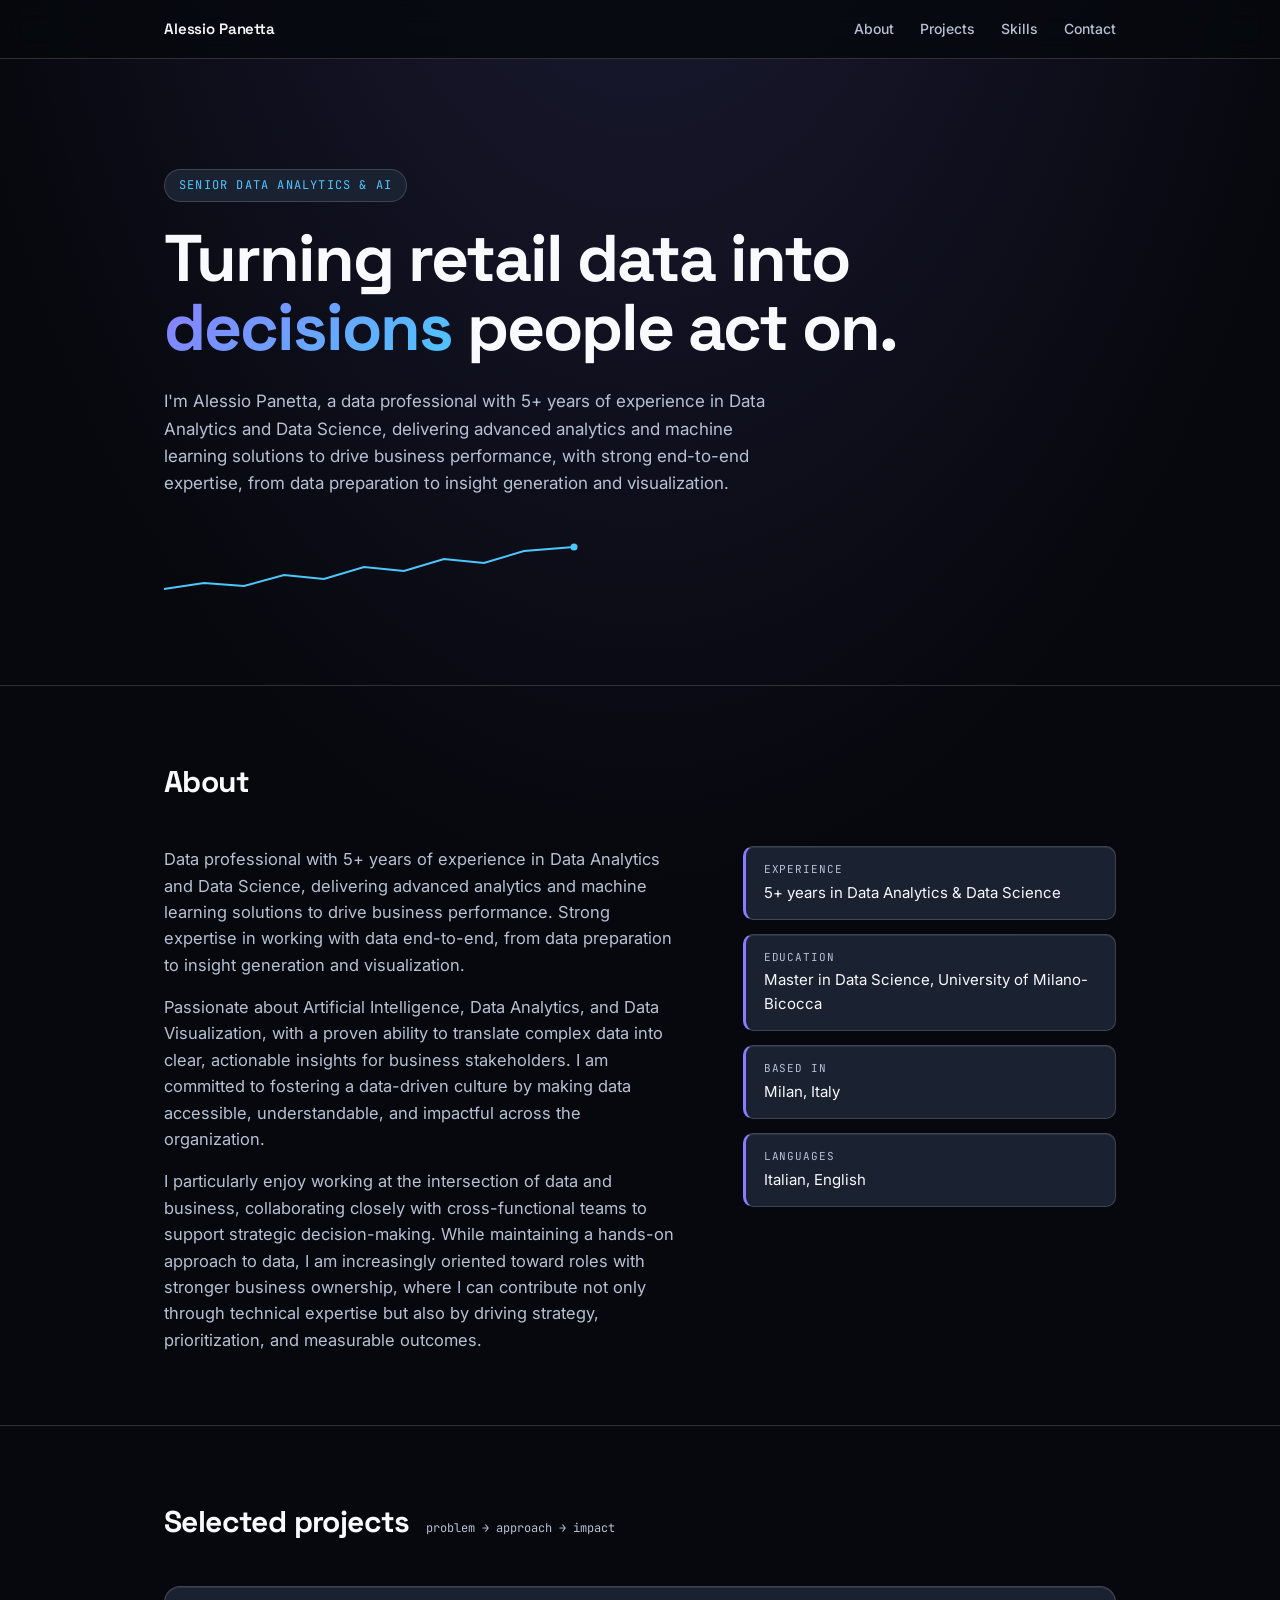
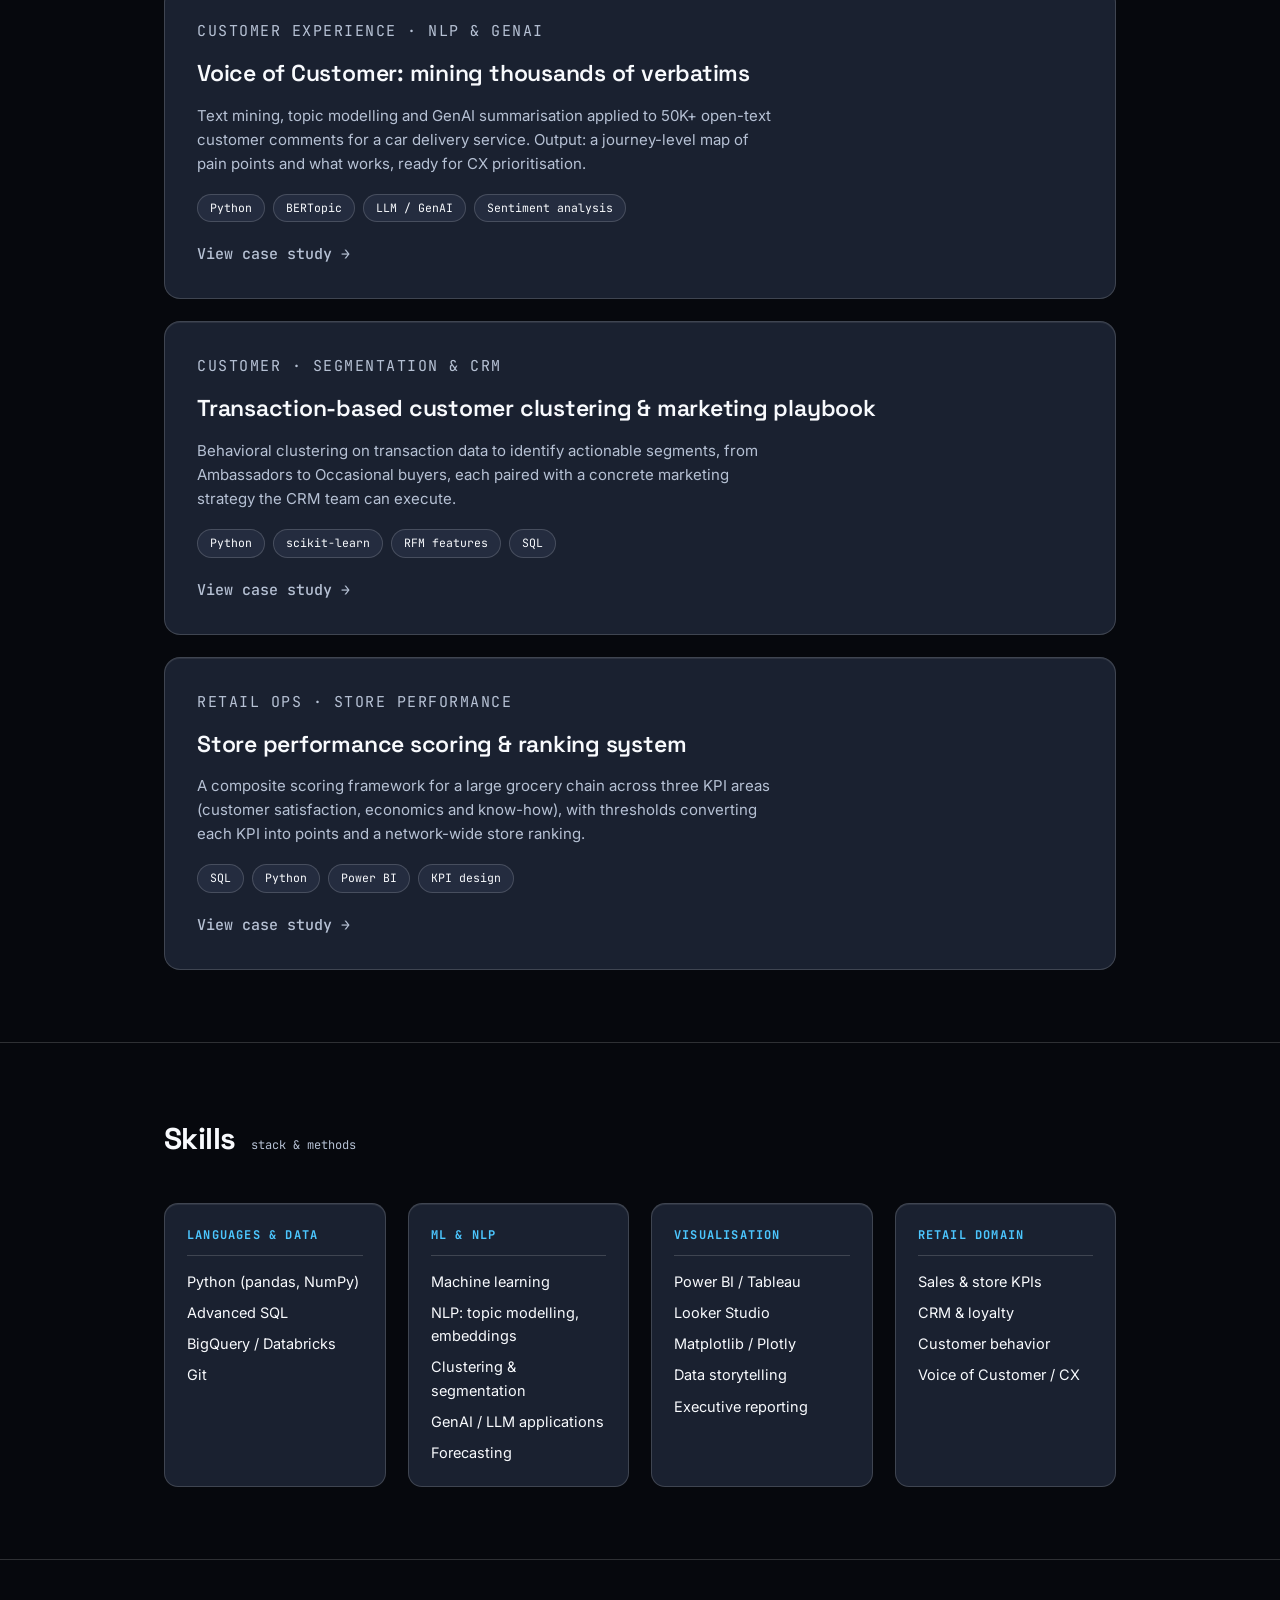
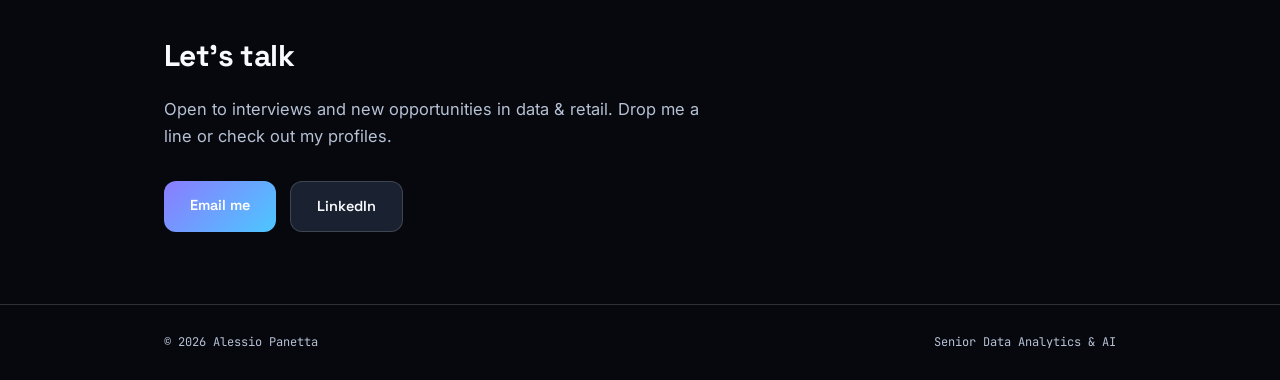
<file: index.html>
<!DOCTYPE html>
<html lang="en">
<head>
<meta charset="UTF-8">
<meta name="viewport" content="width=device-width, initial-scale=1.0">
<title>Alessio Panetta · Senior Data Analytics &amp; AI</title>
<link rel="preconnect" href="https://fonts.googleapis.com">
<link rel="preconnect" href="https://fonts.gstatic.com" crossorigin>
<link href="https://fonts.googleapis.com/css2?family=Space+Grotesk:wght@500;600;700&family=Inter:wght@400;500;600&family=JetBrains+Mono:wght@400;500&display=swap" rel="stylesheet">
<link rel="stylesheet" href="css/style.css">
</head>
<body>

<nav>
  <div class="nav-inner">
    <a class="nav-name" href="index.html">Alessio Panetta</a>
    <ul class="nav-links">
      <li><a href="#about">About</a></li>
      <li><a href="#projects">Projects</a></li>
      <li><a href="#skills">Skills</a></li>
      <li><a href="#contact">Contact</a></li>
    </ul>
  </div>
</nav>

<header class="hero">
  <div class="wrap">
    <p class="eyebrow">Senior Data Analytics &amp; AI</p>
    <h1>Turning retail data into <em>decisions</em> people act on.</h1>
    <p class="hero-sub">
      I'm Alessio Panetta, a data professional with 5+ years of experience in Data
      Analytics and Data Science, delivering advanced analytics and machine learning
      solutions to drive business performance, with strong end-to-end expertise,
      from data preparation to insight generation and visualization.
    </p>
    <svg class="hero-spark" viewBox="0 0 420 60" aria-hidden="true">
      <path d="M0,48 L40,42 L80,45 L120,34 L160,38 L200,26 L240,30 L280,18 L320,22 L360,10 L410,6"/>
      <circle cx="410" cy="6" r="3.5"/>
    </svg>
  </div>
</header>

<section id="about">
  <div class="wrap">
    <div class="sec-head">
      <h2>About</h2>
    </div>
    <div class="about-grid">
      <div class="about-text">
        <p>Data professional with 5+ years of experience in Data Analytics and Data
        Science, delivering advanced analytics and machine learning solutions to drive
        business performance. Strong expertise in working with data end-to-end, from
        data preparation to insight generation and visualization.</p>
        <p>Passionate about Artificial Intelligence, Data Analytics, and Data
        Visualization, with a proven ability to translate complex data into clear,
        actionable insights for business stakeholders. I am committed to fostering a
        data-driven culture by making data accessible, understandable, and impactful
        across the organization.</p>
        <p>I particularly enjoy working at the intersection of data and business,
        collaborating closely with cross-functional teams to support strategic
        decision-making. While maintaining a hands-on approach to data, I am
        increasingly oriented toward roles with stronger business ownership, where I
        can contribute not only through technical expertise but also by driving
        strategy, prioritization, and measurable outcomes.</p>
      </div>
      <div class="facts">
        <div class="fact">
          <div class="fact-k">Experience</div>
          <div class="fact-v">5+ years in Data Analytics &amp; Data Science</div>
        </div>
        <div class="fact">
          <div class="fact-k">Education</div>
          <div class="fact-v">Master in Data Science, University of Milano-Bicocca</div>
        </div>
        <div class="fact">
          <div class="fact-k">Based in</div>
          <div class="fact-v">Milan, Italy</div>
        </div>
        <div class="fact">
          <div class="fact-k">Languages</div>
          <div class="fact-v">Italian, English</div>
        </div>
      </div>
    </div>
  </div>
</section>

<section id="projects">
  <div class="wrap">
    <div class="sec-head">
      <h2>Selected projects</h2>
      <span class="sec-note">problem → approach → impact</span>
    </div>

    <div class="projects">

      <a class="card" href="projects/voice-of-customer.html">
        <p class="card-tag">Customer Experience · NLP &amp; GenAI</p>
        <h3>Voice of Customer: mining thousands of verbatims</h3>
        <p>Text mining, topic modelling and GenAI summarisation applied to 50K+
        open-text customer comments for a car delivery service. Output: a journey-level
        map of pain points and what works, ready for CX prioritisation.</p>
        <div class="card-tools">
          <span>Python</span><span>BERTopic</span><span>LLM / GenAI</span><span>Sentiment analysis</span>
        </div>
        <p class="card-cta">View case study →</p>
      </a>

      <a class="card" href="projects/customer-segmentation.html">
        <p class="card-tag">Customer · Segmentation &amp; CRM</p>
        <h3>Transaction-based customer clustering &amp; marketing playbook</h3>
        <p>Behavioral clustering on transaction data to identify actionable segments,
        from Ambassadors to Occasional buyers, each paired with a concrete
        marketing strategy the CRM team can execute.</p>
        <div class="card-tools">
          <span>Python</span><span>scikit-learn</span><span>RFM features</span><span>SQL</span>
        </div>
        <p class="card-cta">View case study →</p>
      </a>

      <a class="card" href="projects/store-performance.html">
        <p class="card-tag">Retail Ops · Store Performance</p>
        <h3>Store performance scoring &amp; ranking system</h3>
        <p>A composite scoring framework for a large grocery chain across three KPI
        areas (customer satisfaction, economics and know-how), with thresholds
        converting each KPI into points and a network-wide store ranking.</p>
        <div class="card-tools">
          <span>SQL</span><span>Python</span><span>Power BI</span><span>KPI design</span>
        </div>
        <p class="card-cta">View case study →</p>
      </a>

    </div>
  </div>
</section>

<section id="skills">
  <div class="wrap">
    <div class="sec-head">
      <h2>Skills</h2>
      <span class="sec-note">stack &amp; methods</span>
    </div>
    <div class="skills">
      <!-- ✏️ EDIT with your own skills -->
      <div class="skill-group">
        <h4>Languages &amp; data</h4>
        <ul>
          <li>Python (pandas, NumPy)</li>
          <li>Advanced SQL</li>
          <li>BigQuery / Databricks</li>
          <li>Git</li>
        </ul>
      </div>
      <div class="skill-group">
        <h4>ML &amp; NLP</h4>
        <ul>
          <li>Machine learning</li>
          <li>NLP: topic modelling, embeddings</li>
          <li>Clustering &amp; segmentation</li>
          <li>GenAI / LLM applications</li>
          <li>Forecasting</li>
        </ul>
      </div>
      <div class="skill-group">
        <h4>Visualisation</h4>
        <ul>
          <li>Power BI / Tableau</li>
          <li>Looker Studio</li>
          <li>Matplotlib / Plotly</li>
          <li>Data storytelling</li>
          <li>Executive reporting</li>
        </ul>
      </div>
      <div class="skill-group">
        <h4>Retail domain</h4>
        <ul>
          <li>Sales &amp; store KPIs</li>
          <li>CRM &amp; loyalty</li>
          <li>Customer behavior</li>
          <li>Voice of Customer / CX</li>
        </ul>
      </div>
    </div>
  </div>
</section>

<section id="contact">
  <div class="wrap">
    <div class="contact-inner">
      <h2>Let's talk</h2>
      <p>Open to interviews and new opportunities in data &amp; retail.
      Drop me a line or check out my profiles.</p>
      <div class="contact-links">
        <a class="btn btn-primary" href="mailto:panetta.alep@gmail.com">Email me</a>
        <a class="btn btn-ghost" href="https://www.linkedin.com/in/alessiopanetta/" target="_blank" rel="noopener">LinkedIn</a>
      </div>
    </div>
  </div>
</section>

<footer>
  <div class="wrap">
    <span>© 2026 Alessio Panetta</span>
    <span>Senior Data Analytics &amp; AI</span>
  </div>
</footer>

</body>
</html>
</file>
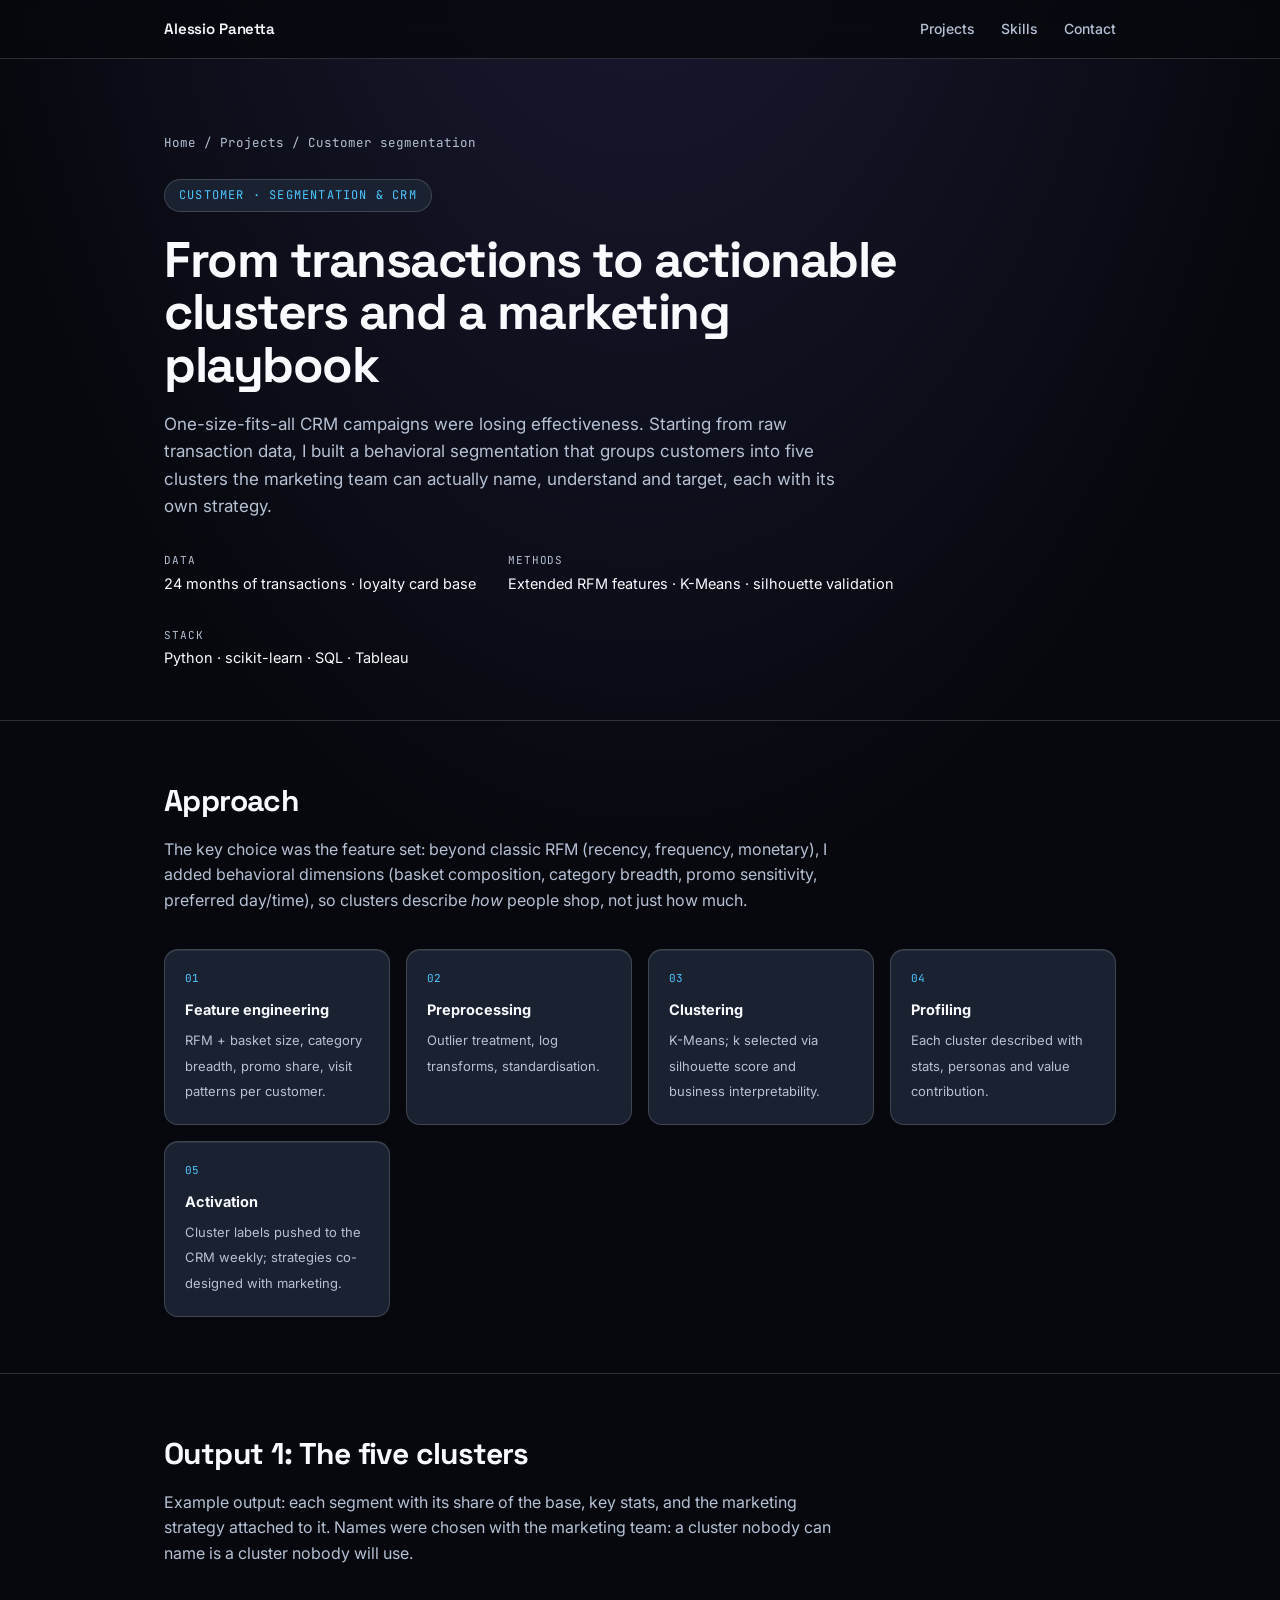
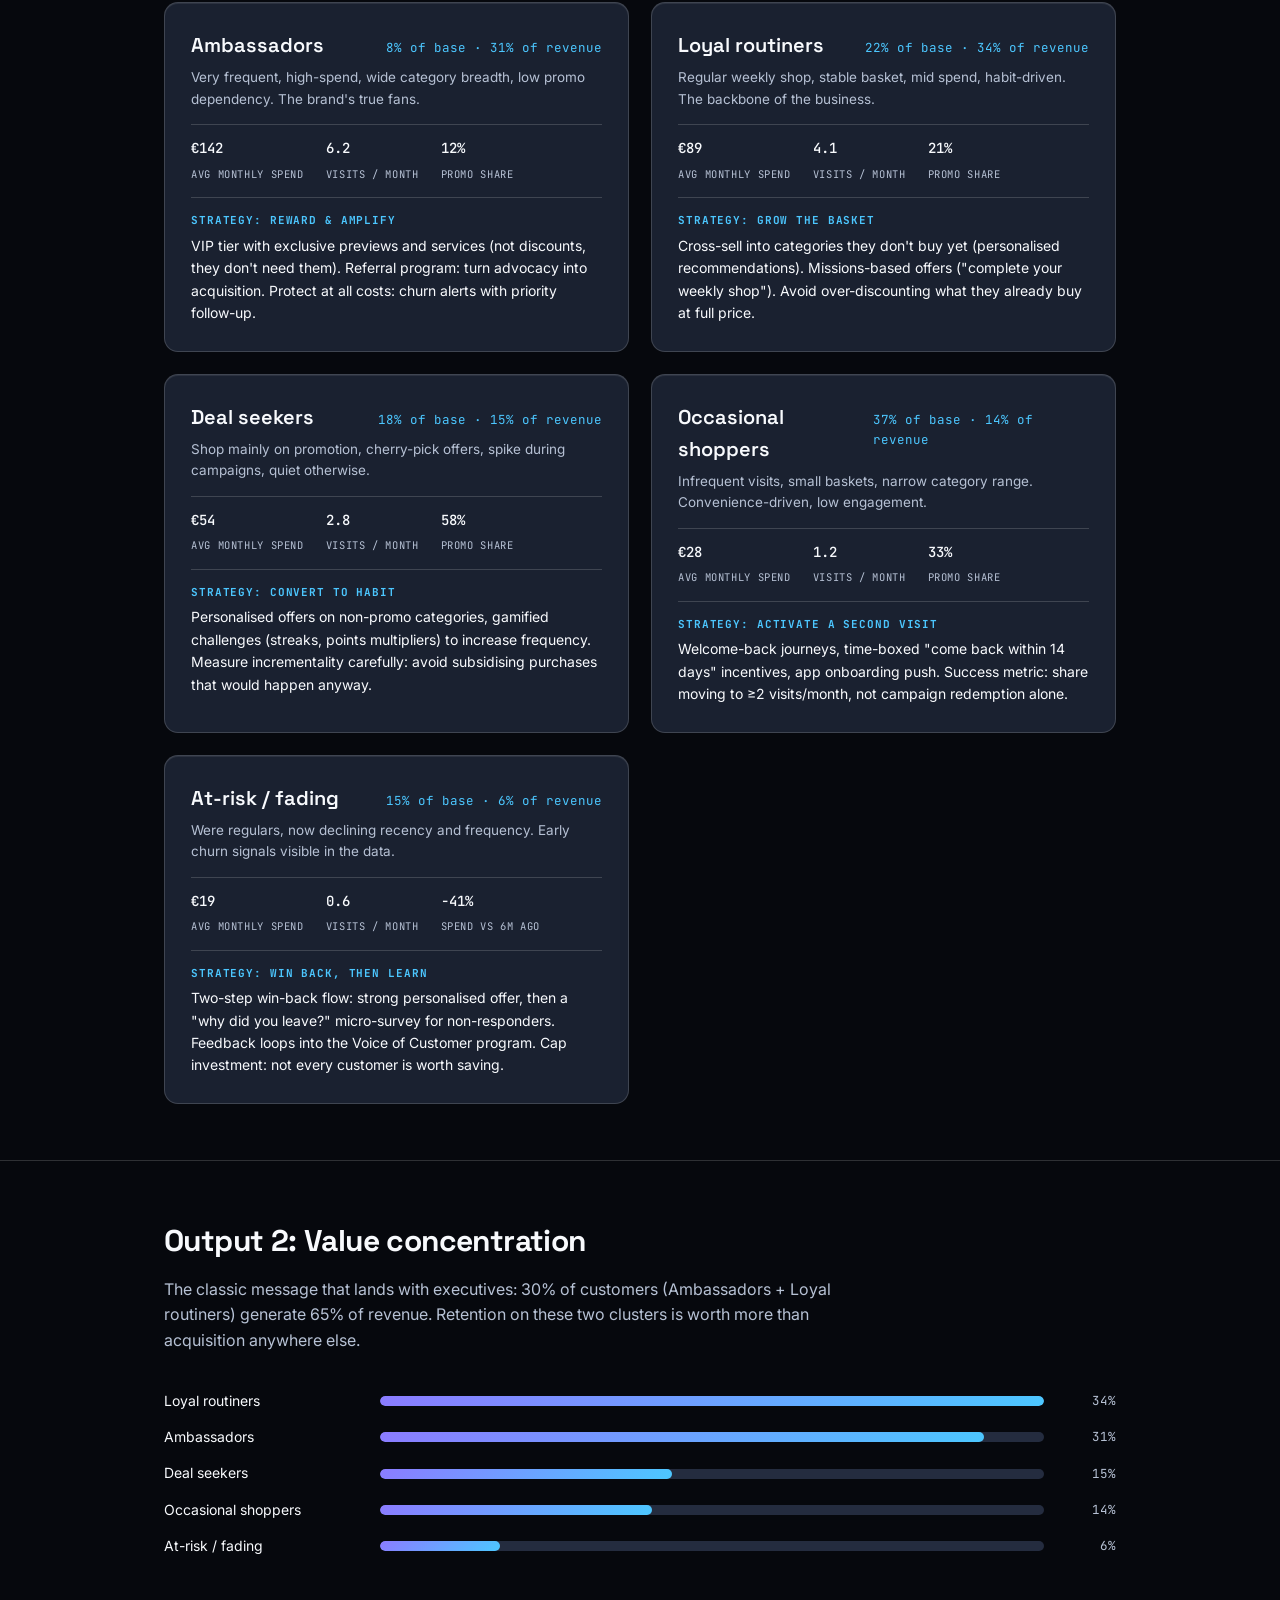
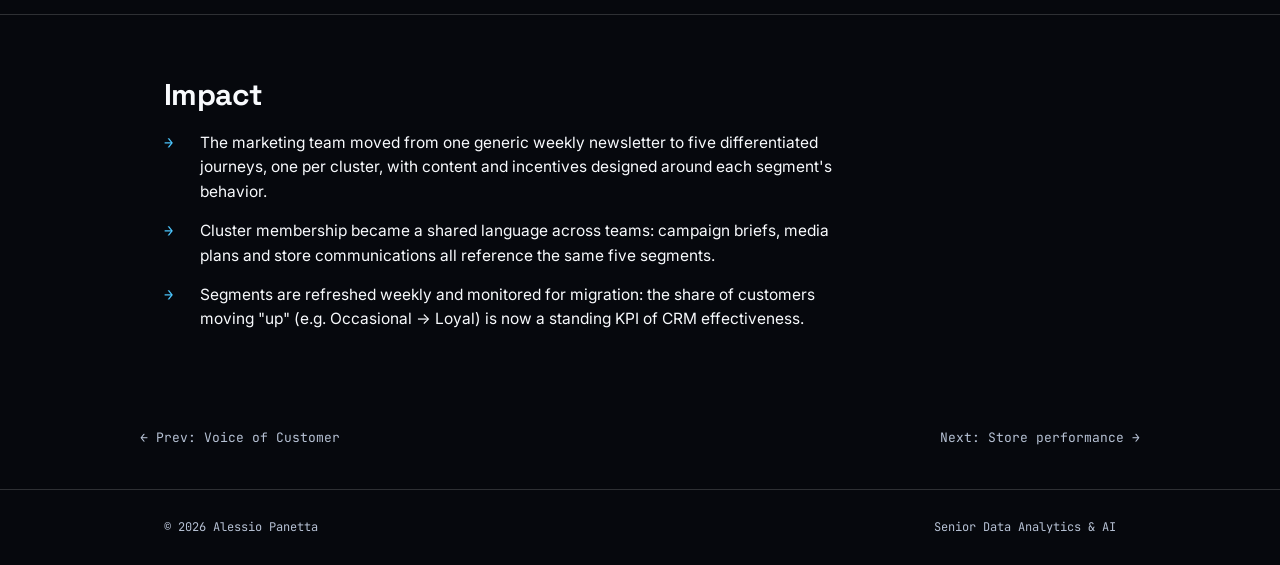
<file: projects/customer-segmentation.html>
<!DOCTYPE html>
<html lang="en">
<head>
<meta charset="UTF-8">
<meta name="viewport" content="width=device-width, initial-scale=1.0">
<title>Customer Segmentation · Case Study</title>
<link rel="preconnect" href="https://fonts.googleapis.com">
<link rel="preconnect" href="https://fonts.gstatic.com" crossorigin>
<link href="https://fonts.googleapis.com/css2?family=Space+Grotesk:wght@500;600;700&family=Inter:wght@400;500;600&family=JetBrains+Mono:wght@400;500&display=swap" rel="stylesheet">
<link rel="stylesheet" href="../css/style.css">
</head>
<body>

<nav>
  <div class="nav-inner">
    <a class="nav-name" href="../index.html">Alessio Panetta</a>
    <ul class="nav-links">
      <li><a href="../index.html#projects">Projects</a></li>
      <li><a href="../index.html#skills">Skills</a></li>
      <li><a href="../index.html#contact">Contact</a></li>
    </ul>
  </div>
</nav>

<header class="proj-header">
  <div class="wrap">
    <p class="breadcrumb"><a href="../index.html">Home</a> / <a href="../index.html#projects">Projects</a> / Customer segmentation</p>
    <p class="eyebrow">Customer · Segmentation &amp; CRM</p>
    <h1>From transactions to actionable clusters and a marketing playbook</h1>
    <p class="proj-summary">
      One-size-fits-all CRM campaigns were losing effectiveness. Starting from raw
      transaction data, I built a behavioral segmentation that groups customers into
      five clusters the marketing team can actually name, understand and target,
      each with its own strategy.
    </p>
    <div class="proj-meta">
      <div class="meta-item">
        <div class="fact-k">Data</div>
        <div class="fact-v">24 months of transactions · loyalty card base</div>
      </div>
      <div class="meta-item">
        <div class="fact-k">Methods</div>
        <div class="fact-v">Extended RFM features · K-Means · silhouette validation</div>
      </div>
      <div class="meta-item">
        <div class="fact-k">Stack</div>
        <div class="fact-v">Python · scikit-learn · SQL · Tableau</div>
      </div>
    </div>
  </div>
</header>

<section class="proj-section">
  <div class="wrap">
    <h2>Approach</h2>
    <p class="lede">The key choice was the feature set: beyond classic RFM (recency,
    frequency, monetary), I added behavioral dimensions (basket composition, category
    breadth, promo sensitivity, preferred day/time), so clusters describe <em>how</em>
    people shop, not just how much.</p>
    <div class="pipeline">
      <div class="pipe-step">
        <strong>Feature engineering</strong>
        <span>RFM + basket size, category breadth, promo share, visit patterns per customer.</span>
      </div>
      <div class="pipe-step">
        <strong>Preprocessing</strong>
        <span>Outlier treatment, log transforms, standardisation.</span>
      </div>
      <div class="pipe-step">
        <strong>Clustering</strong>
        <span>K-Means; k selected via silhouette score and business interpretability.</span>
      </div>
      <div class="pipe-step">
        <strong>Profiling</strong>
        <span>Each cluster described with stats, personas and value contribution.</span>
      </div>
      <div class="pipe-step">
        <strong>Activation</strong>
        <span>Cluster labels pushed to the CRM weekly; strategies co-designed with marketing.</span>
      </div>
    </div>
  </div>
</section>

<section class="proj-section">
  <div class="wrap">
    <h2>Output 1: The five clusters</h2>
    <p class="lede">Example output: each segment with its share of the base, key stats,
    and the marketing strategy attached to it. Names were chosen with the marketing
    team: a cluster nobody can name is a cluster nobody will use.</p>

    <div class="clusters">

      <div class="cluster">
        <div class="cluster-top">
          <h3>Ambassadors</h3>
          <span class="share">8% of base · 31% of revenue</span>
        </div>
        <p class="traits">Very frequent, high-spend, wide category breadth, low promo dependency. The brand's true fans.</p>
        <div class="stats">
          <div class="stat"><b>€142</b><span>avg monthly spend</span></div>
          <div class="stat"><b>6.2</b><span>visits / month</span></div>
          <div class="stat"><b>12%</b><span>promo share</span></div>
        </div>
        <p class="strategy"><strong>Strategy: reward &amp; amplify</strong>
        VIP tier with exclusive previews and services (not discounts, they don't need
        them). Referral program: turn advocacy into acquisition. Protect at all costs:
        churn alerts with priority follow-up.</p>
      </div>

      <div class="cluster">
        <div class="cluster-top">
          <h3>Loyal routiners</h3>
          <span class="share">22% of base · 34% of revenue</span>
        </div>
        <p class="traits">Regular weekly shop, stable basket, mid spend, habit-driven. The backbone of the business.</p>
        <div class="stats">
          <div class="stat"><b>€89</b><span>avg monthly spend</span></div>
          <div class="stat"><b>4.1</b><span>visits / month</span></div>
          <div class="stat"><b>21%</b><span>promo share</span></div>
        </div>
        <p class="strategy"><strong>Strategy: grow the basket</strong>
        Cross-sell into categories they don't buy yet (personalised recommendations).
        Missions-based offers ("complete your weekly shop"). Avoid over-discounting
        what they already buy at full price.</p>
      </div>

      <div class="cluster">
        <div class="cluster-top">
          <h3>Deal seekers</h3>
          <span class="share">18% of base · 15% of revenue</span>
        </div>
        <p class="traits">Shop mainly on promotion, cherry-pick offers, spike during campaigns, quiet otherwise.</p>
        <div class="stats">
          <div class="stat"><b>€54</b><span>avg monthly spend</span></div>
          <div class="stat"><b>2.8</b><span>visits / month</span></div>
          <div class="stat"><b>58%</b><span>promo share</span></div>
        </div>
        <p class="strategy"><strong>Strategy: convert to habit</strong>
        Personalised offers on non-promo categories, gamified challenges (streaks,
        points multipliers) to increase frequency. Measure incrementality carefully:
        avoid subsidising purchases that would happen anyway.</p>
      </div>

      <div class="cluster">
        <div class="cluster-top">
          <h3>Occasional shoppers</h3>
          <span class="share">37% of base · 14% of revenue</span>
        </div>
        <p class="traits">Infrequent visits, small baskets, narrow category range. Convenience-driven, low engagement.</p>
        <div class="stats">
          <div class="stat"><b>€28</b><span>avg monthly spend</span></div>
          <div class="stat"><b>1.2</b><span>visits / month</span></div>
          <div class="stat"><b>33%</b><span>promo share</span></div>
        </div>
        <p class="strategy"><strong>Strategy: activate a second visit</strong>
        Welcome-back journeys, time-boxed "come back within 14 days" incentives,
        app onboarding push. Success metric: share moving to ≥2 visits/month,
        not campaign redemption alone.</p>
      </div>

      <div class="cluster">
        <div class="cluster-top">
          <h3>At-risk / fading</h3>
          <span class="share">15% of base · 6% of revenue</span>
        </div>
        <p class="traits">Were regulars, now declining recency and frequency. Early churn signals visible in the data.</p>
        <div class="stats">
          <div class="stat"><b>€19</b><span>avg monthly spend</span></div>
          <div class="stat"><b>0.6</b><span>visits / month</span></div>
          <div class="stat"><b>−41%</b><span>spend vs 6m ago</span></div>
        </div>
        <p class="strategy"><strong>Strategy: win back, then learn</strong>
        Two-step win-back flow: strong personalised offer, then a "why did you leave?"
        micro-survey for non-responders. Feedback loops into the Voice of Customer
        program. Cap investment: not every customer is worth saving.</p>
      </div>

    </div>
  </div>
</section>

<section class="proj-section">
  <div class="wrap">
    <h2>Output 2: Value concentration</h2>
    <p class="lede">The classic message that lands with executives: 30% of customers
    (Ambassadors + Loyal routiners) generate 65% of revenue. Retention on these two
    clusters is worth more than acquisition anywhere else.</p>
    <div class="bars" role="img" aria-label="Revenue share by cluster">
      <div class="bar-row"><span>Loyal routiners</span><div class="track"><div class="fill" style="width:100%"></div></div><span class="val">34%</span></div>
      <div class="bar-row"><span>Ambassadors</span><div class="track"><div class="fill" style="width:91%"></div></div><span class="val">31%</span></div>
      <div class="bar-row"><span>Deal seekers</span><div class="track"><div class="fill" style="width:44%"></div></div><span class="val">15%</span></div>
      <div class="bar-row"><span>Occasional shoppers</span><div class="track"><div class="fill" style="width:41%"></div></div><span class="val">14%</span></div>
      <div class="bar-row"><span>At-risk / fading</span><div class="track"><div class="fill" style="width:18%"></div></div><span class="val">6%</span></div>
    </div>
  </div>
</section>

<section class="proj-section">
  <div class="wrap">
    <h2>Impact</h2>
    <div class="takeaways">
      <div class="takeaway">The marketing team moved from one generic weekly newsletter to five differentiated journeys, one per cluster, with content and incentives designed around each segment's behavior.</div>
      <div class="takeaway">Cluster membership became a shared language across teams: campaign briefs, media plans and store communications all reference the same five segments.</div>
      <div class="takeaway">Segments are refreshed weekly and monitored for migration: the share of customers moving "up" (e.g. Occasional → Loyal) is now a standing KPI of CRM effectiveness.</div>
    </div>
  </div>
</section>

<div class="wrap proj-nav">
  <a href="voice-of-customer.html">← Prev: Voice of Customer</a>
  <a href="store-performance.html">Next: Store performance →</a>
</div>

<footer>
  <div class="wrap">
    <span>© 2026 Alessio Panetta</span>
    <span>Senior Data Analytics &amp; AI</span>
  </div>
</footer>

</body>
</html>
</file>
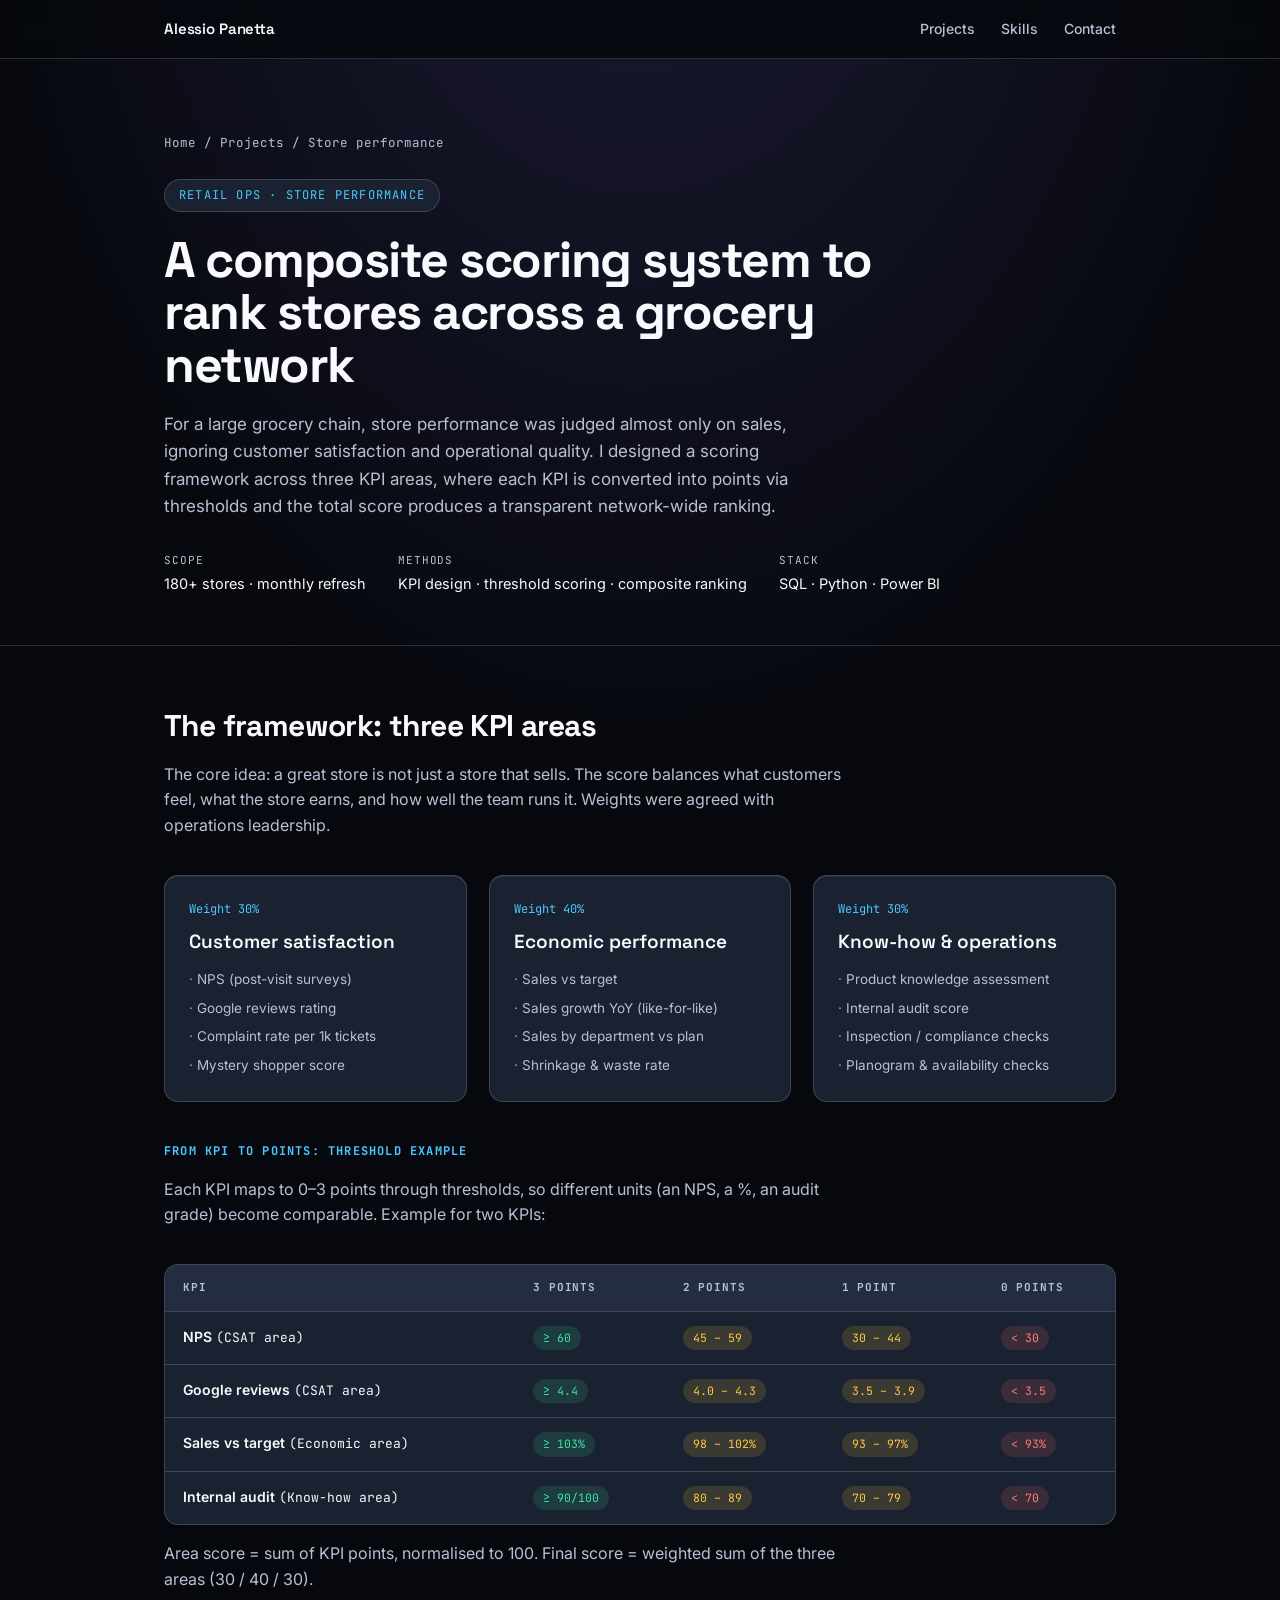
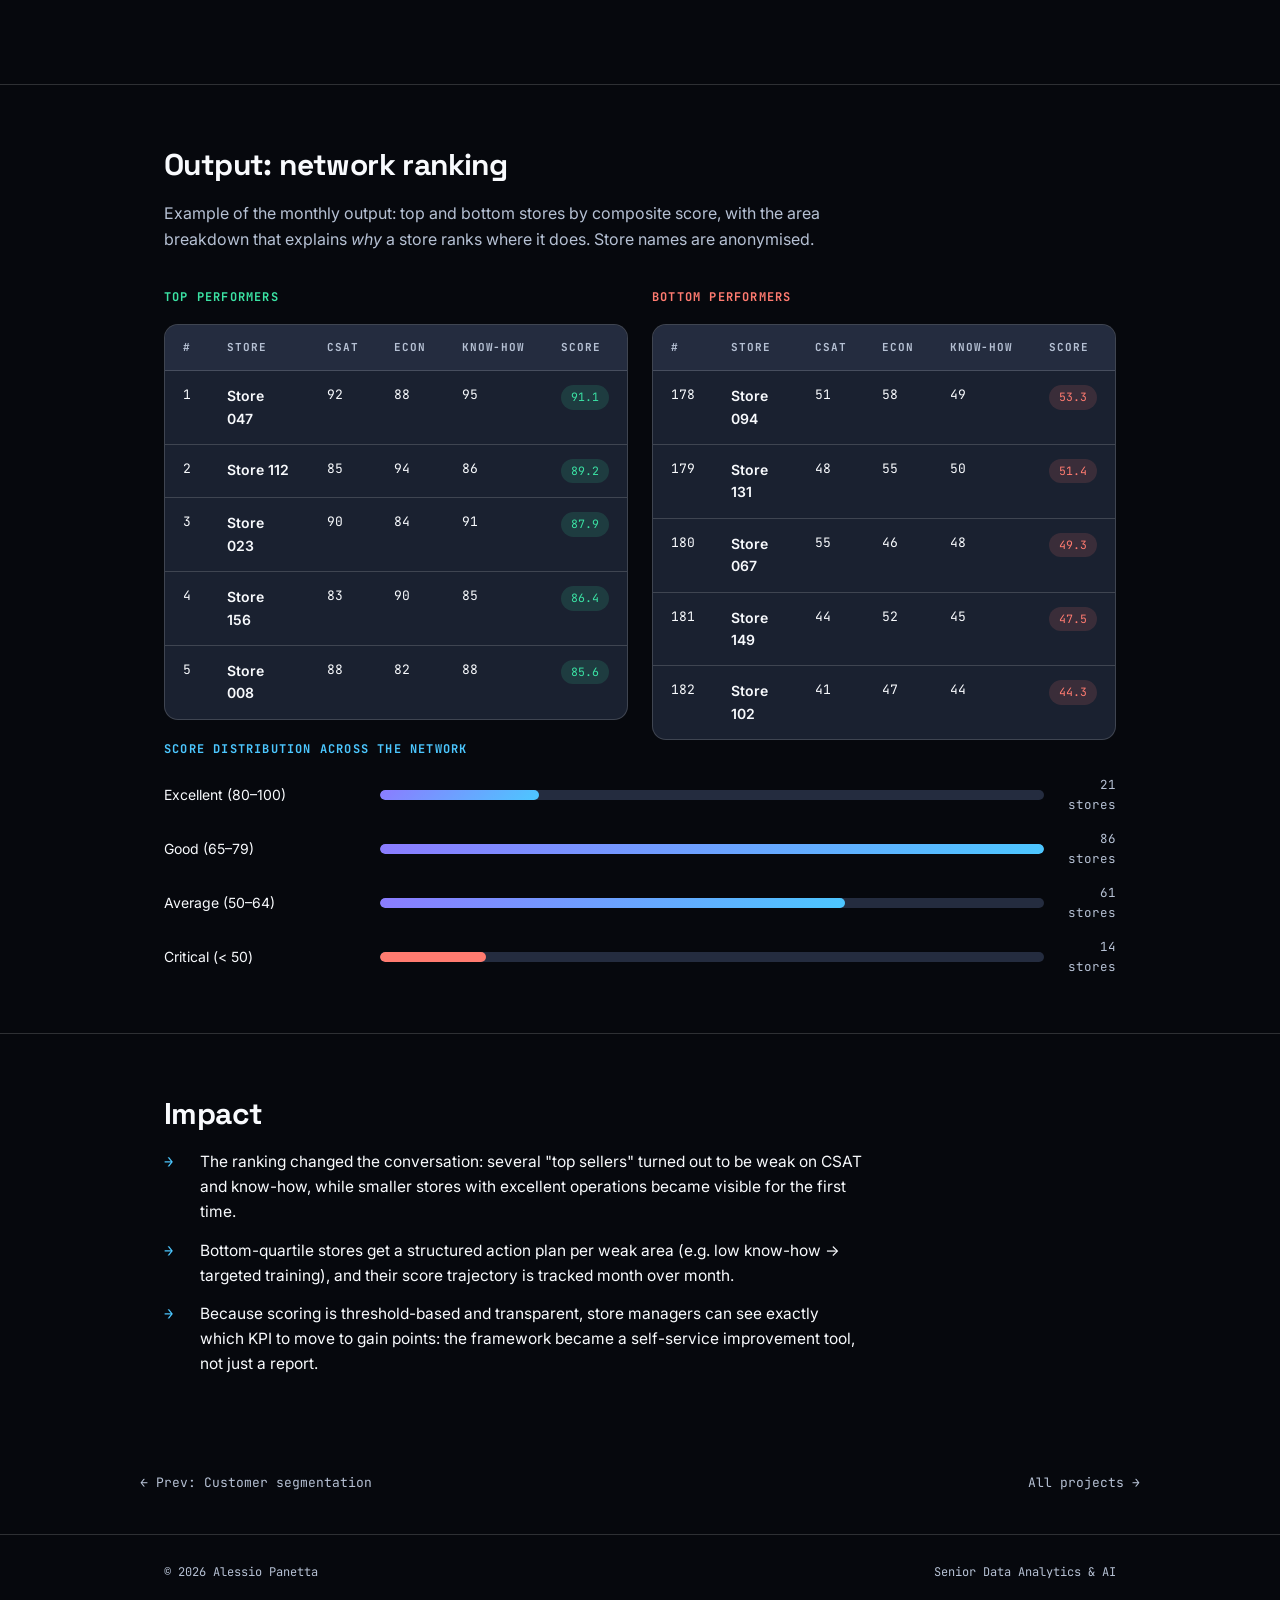
<file: projects/store-performance.html>
<!DOCTYPE html>
<html lang="en">
<head>
<meta charset="UTF-8">
<meta name="viewport" content="width=device-width, initial-scale=1.0">
<title>Store Performance Scoring · Case Study</title>
<link rel="preconnect" href="https://fonts.googleapis.com">
<link rel="preconnect" href="https://fonts.gstatic.com" crossorigin>
<link href="https://fonts.googleapis.com/css2?family=Space+Grotesk:wght@500;600;700&family=Inter:wght@400;500;600&family=JetBrains+Mono:wght@400;500&display=swap" rel="stylesheet">
<link rel="stylesheet" href="../css/style.css">
</head>
<body>

<nav>
  <div class="nav-inner">
    <a class="nav-name" href="../index.html">Alessio Panetta</a>
    <ul class="nav-links">
      <li><a href="../index.html#projects">Projects</a></li>
      <li><a href="../index.html#skills">Skills</a></li>
      <li><a href="../index.html#contact">Contact</a></li>
    </ul>
  </div>
</nav>

<header class="proj-header">
  <div class="wrap">
    <p class="breadcrumb"><a href="../index.html">Home</a> / <a href="../index.html#projects">Projects</a> / Store performance</p>
    <p class="eyebrow">Retail Ops · Store Performance</p>
    <h1>A composite scoring system to rank stores across a grocery network</h1>
    <p class="proj-summary">
      For a large grocery chain, store performance was judged almost only on sales,
      ignoring customer satisfaction and operational quality. I designed a scoring
      framework across three KPI areas, where each KPI is converted into points via
      thresholds and the total score produces a transparent network-wide ranking.
    </p>
    <div class="proj-meta">
      <div class="meta-item">
        <div class="fact-k">Scope</div>
        <div class="fact-v">180+ stores · monthly refresh</div>
      </div>
      <div class="meta-item">
        <div class="fact-k">Methods</div>
        <div class="fact-v">KPI design · threshold scoring · composite ranking</div>
      </div>
      <div class="meta-item">
        <div class="fact-k">Stack</div>
        <div class="fact-v">SQL · Python · Power BI</div>
      </div>
    </div>
  </div>
</header>

<section class="proj-section">
  <div class="wrap">
    <h2>The framework: three KPI areas</h2>
    <p class="lede">The core idea: a great store is not just a store that sells.
    The score balances what customers feel, what the store earns, and how well the
    team runs it. Weights were agreed with operations leadership.</p>
    <div class="kpi-areas">
      <div class="kpi-area">
        <p class="w">Weight 30%</p>
        <h3>Customer satisfaction</h3>
        <ul>
          <li>NPS (post-visit surveys)</li>
          <li>Google reviews rating</li>
          <li>Complaint rate per 1k tickets</li>
          <li>Mystery shopper score</li>
        </ul>
      </div>
      <div class="kpi-area">
        <p class="w">Weight 40%</p>
        <h3>Economic performance</h3>
        <ul>
          <li>Sales vs target</li>
          <li>Sales growth YoY (like-for-like)</li>
          <li>Sales by department vs plan</li>
          <li>Shrinkage &amp; waste rate</li>
        </ul>
      </div>
      <div class="kpi-area">
        <p class="w">Weight 30%</p>
        <h3>Know-how &amp; operations</h3>
        <ul>
          <li>Product knowledge assessment</li>
          <li>Internal audit score</li>
          <li>Inspection / compliance checks</li>
          <li>Planogram &amp; availability checks</li>
        </ul>
      </div>
    </div>

    <h3 class="sub">From KPI to points: threshold example</h3>
    <p class="lede">Each KPI maps to 0–3 points through thresholds, so different units
    (an NPS, a %, an audit grade) become comparable. Example for two KPIs:</p>
    <div class="tbl-wrap">
      <table>
        <thead>
          <tr>
            <th>KPI</th>
            <th>3 points</th>
            <th>2 points</th>
            <th>1 point</th>
            <th>0 points</th>
          </tr>
        </thead>
        <tbody>
          <tr>
            <td><strong>NPS</strong> <span class="num">(CSAT area)</span></td>
            <td><span class="pill pill-green">≥ 60</span></td>
            <td><span class="pill pill-amber">45 – 59</span></td>
            <td><span class="pill pill-amber">30 – 44</span></td>
            <td><span class="pill pill-red">&lt; 30</span></td>
          </tr>
          <tr>
            <td><strong>Google reviews</strong> <span class="num">(CSAT area)</span></td>
            <td><span class="pill pill-green">≥ 4.4</span></td>
            <td><span class="pill pill-amber">4.0 – 4.3</span></td>
            <td><span class="pill pill-amber">3.5 – 3.9</span></td>
            <td><span class="pill pill-red">&lt; 3.5</span></td>
          </tr>
          <tr>
            <td><strong>Sales vs target</strong> <span class="num">(Economic area)</span></td>
            <td><span class="pill pill-green">≥ 103%</span></td>
            <td><span class="pill pill-amber">98 – 102%</span></td>
            <td><span class="pill pill-amber">93 – 97%</span></td>
            <td><span class="pill pill-red">&lt; 93%</span></td>
          </tr>
          <tr>
            <td><strong>Internal audit</strong> <span class="num">(Know-how area)</span></td>
            <td><span class="pill pill-green">≥ 90/100</span></td>
            <td><span class="pill pill-amber">80 – 89</span></td>
            <td><span class="pill pill-amber">70 – 79</span></td>
            <td><span class="pill pill-red">&lt; 70</span></td>
          </tr>
        </tbody>
      </table>
    </div>
    <p class="lede" style="margin-top:16px">Area score = sum of KPI points, normalised to 100.
    Final score = weighted sum of the three areas (30 / 40 / 30).</p>
  </div>
</section>

<section class="proj-section">
  <div class="wrap">
    <h2>Output: network ranking</h2>
    <p class="lede">Example of the monthly output: top and bottom stores by composite
    score, with the area breakdown that explains <em>why</em> a store ranks where it does.
    Store names are anonymised.</p>
    <div class="rank-grid">
      <div class="rank-col top">
        <h3>Top performers</h3>
        <div class="tbl-wrap">
          <table style="min-width:0">
            <thead>
              <tr><th>#</th><th>Store</th><th>CSAT</th><th>Econ</th><th>Know-how</th><th>Score</th></tr>
            </thead>
            <tbody>
              <tr><td class="num">1</td><td><strong>Store 047</strong></td><td class="num">92</td><td class="num">88</td><td class="num">95</td><td><span class="pill pill-green">91.1</span></td></tr>
              <tr><td class="num">2</td><td><strong>Store 112</strong></td><td class="num">85</td><td class="num">94</td><td class="num">86</td><td><span class="pill pill-green">89.2</span></td></tr>
              <tr><td class="num">3</td><td><strong>Store 023</strong></td><td class="num">90</td><td class="num">84</td><td class="num">91</td><td><span class="pill pill-green">87.9</span></td></tr>
              <tr><td class="num">4</td><td><strong>Store 156</strong></td><td class="num">83</td><td class="num">90</td><td class="num">85</td><td><span class="pill pill-green">86.4</span></td></tr>
              <tr><td class="num">5</td><td><strong>Store 008</strong></td><td class="num">88</td><td class="num">82</td><td class="num">88</td><td><span class="pill pill-green">85.6</span></td></tr>
            </tbody>
          </table>
        </div>
      </div>
      <div class="rank-col bottom">
        <h3>Bottom performers</h3>
        <div class="tbl-wrap">
          <table style="min-width:0">
            <thead>
              <tr><th>#</th><th>Store</th><th>CSAT</th><th>Econ</th><th>Know-how</th><th>Score</th></tr>
            </thead>
            <tbody>
              <tr><td class="num">178</td><td><strong>Store 094</strong></td><td class="num">51</td><td class="num">58</td><td class="num">49</td><td><span class="pill pill-red">53.3</span></td></tr>
              <tr><td class="num">179</td><td><strong>Store 131</strong></td><td class="num">48</td><td class="num">55</td><td class="num">50</td><td><span class="pill pill-red">51.4</span></td></tr>
              <tr><td class="num">180</td><td><strong>Store 067</strong></td><td class="num">55</td><td class="num">46</td><td class="num">48</td><td><span class="pill pill-red">49.3</span></td></tr>
              <tr><td class="num">181</td><td><strong>Store 149</strong></td><td class="num">44</td><td class="num">52</td><td class="num">45</td><td><span class="pill pill-red">47.5</span></td></tr>
              <tr><td class="num">182</td><td><strong>Store 102</strong></td><td class="num">41</td><td class="num">47</td><td class="num">44</td><td><span class="pill pill-red">44.3</span></td></tr>
            </tbody>
          </table>
        </div>
      </div>
    </div>

    <h3 class="sub">Score distribution across the network</h3>
    <div class="bars" role="img" aria-label="Distribution of stores by score band">
      <div class="bar-row"><span>Excellent (80–100)</span><div class="track"><div class="fill" style="width:24%"></div></div><span class="val">21 stores</span></div>
      <div class="bar-row"><span>Good (65–79)</span><div class="track"><div class="fill" style="width:100%"></div></div><span class="val">86 stores</span></div>
      <div class="bar-row"><span>Average (50–64)</span><div class="track"><div class="fill" style="width:70%"></div></div><span class="val">61 stores</span></div>
      <div class="bar-row neg"><span>Critical (&lt; 50)</span><div class="track"><div class="fill" style="width:16%"></div></div><span class="val">14 stores</span></div>
    </div>
  </div>
</section>

<section class="proj-section">
  <div class="wrap">
    <h2>Impact</h2>
    <div class="takeaways">
      <div class="takeaway">The ranking changed the conversation: several "top sellers" turned out to be weak on CSAT and know-how, while smaller stores with excellent operations became visible for the first time.</div>
      <div class="takeaway">Bottom-quartile stores get a structured action plan per weak area (e.g. low know-how → targeted training), and their score trajectory is tracked month over month.</div>
      <div class="takeaway">Because scoring is threshold-based and transparent, store managers can see exactly which KPI to move to gain points: the framework became a self-service improvement tool, not just a report.</div>
    </div>
  </div>
</section>

<div class="wrap proj-nav">
  <a href="customer-segmentation.html">← Prev: Customer segmentation</a>
  <a href="../index.html#projects">All projects →</a>
</div>

<footer>
  <div class="wrap">
    <span>© 2026 Alessio Panetta</span>
    <span>Senior Data Analytics &amp; AI</span>
  </div>
</footer>

</body>
</html>
</file>
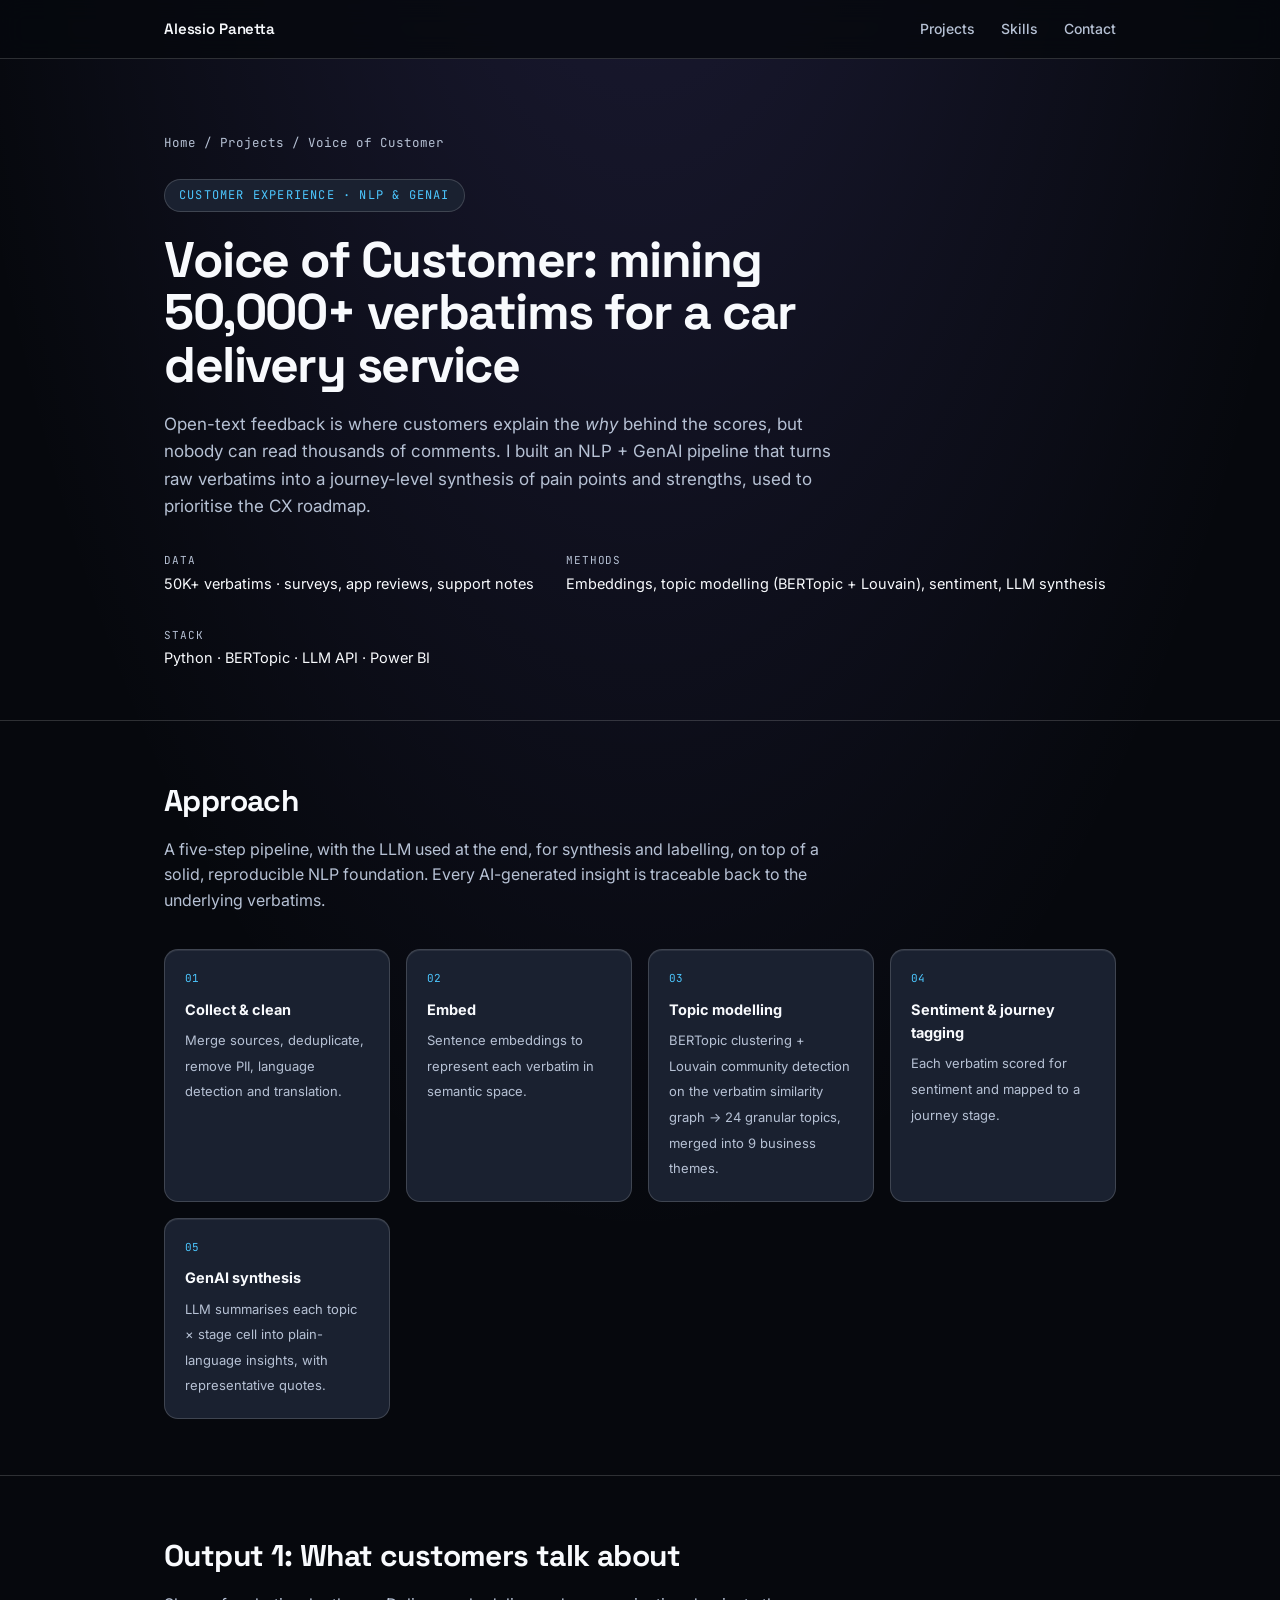
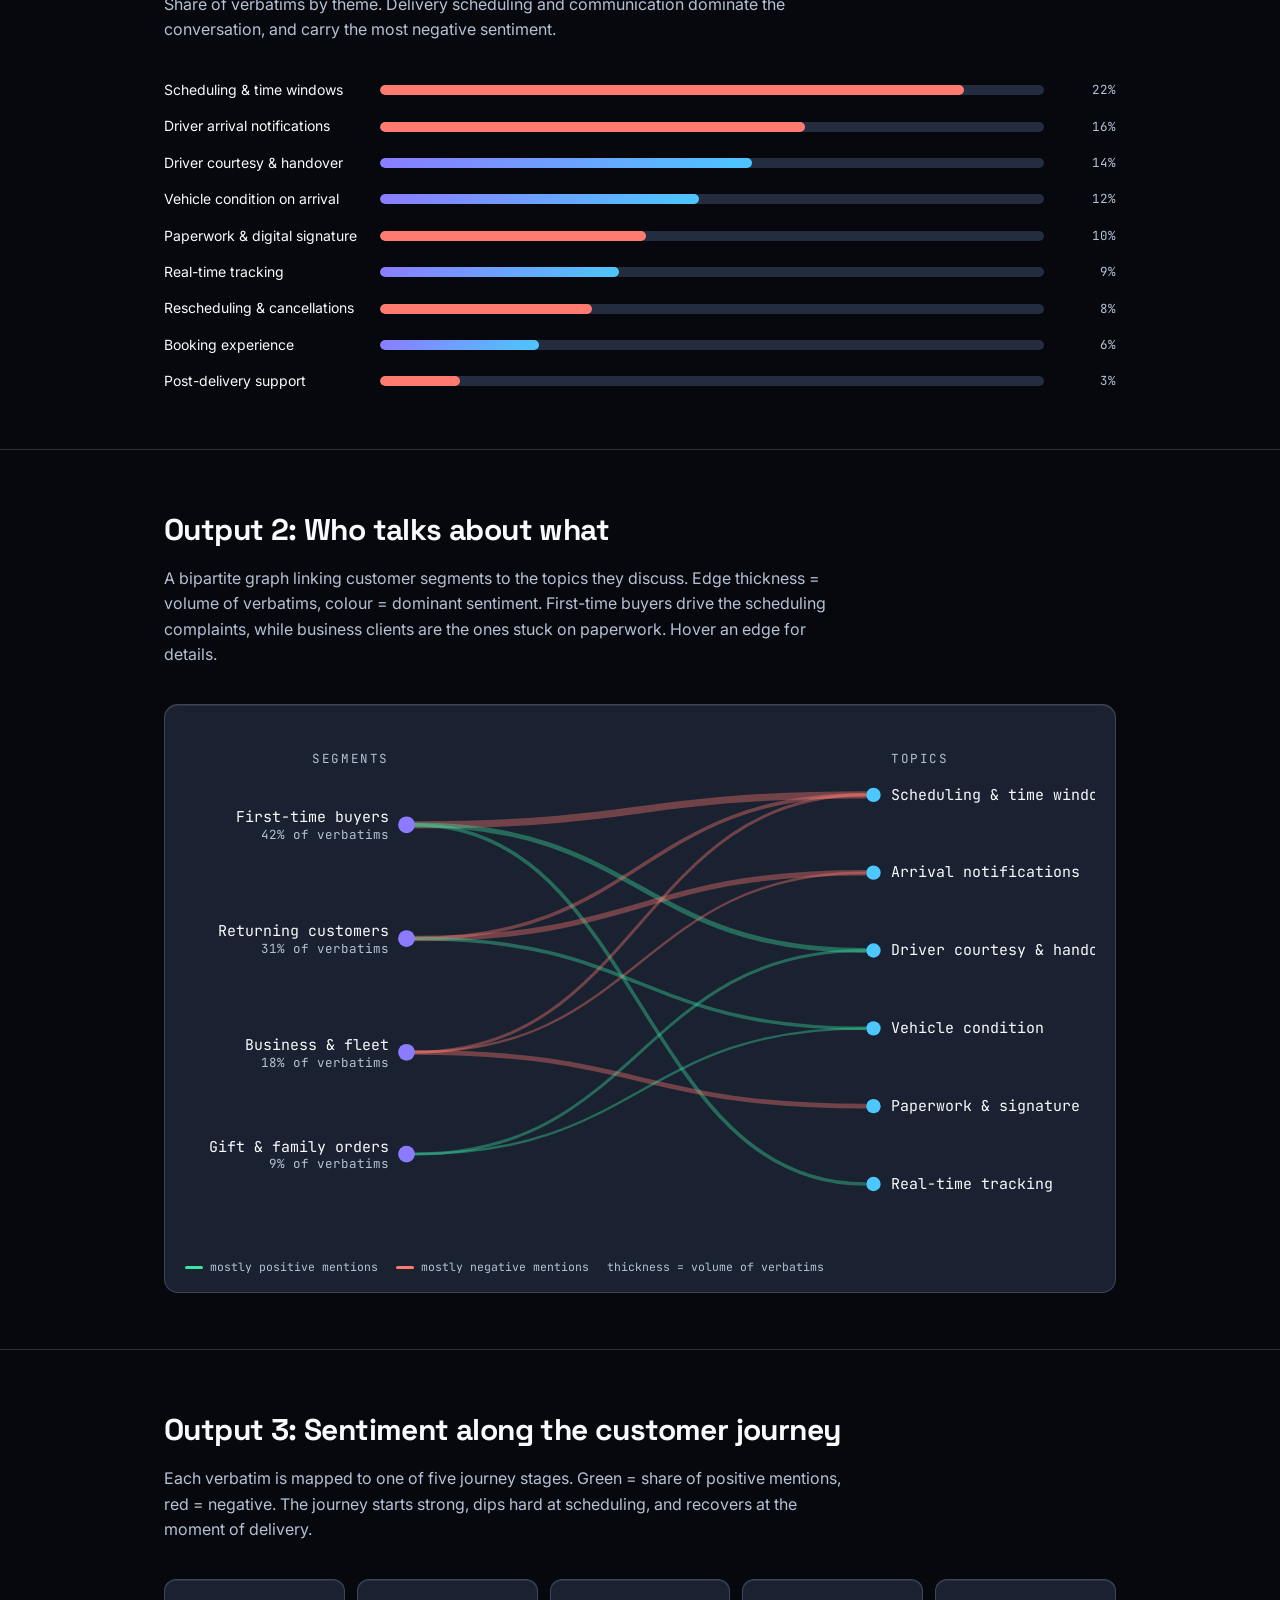
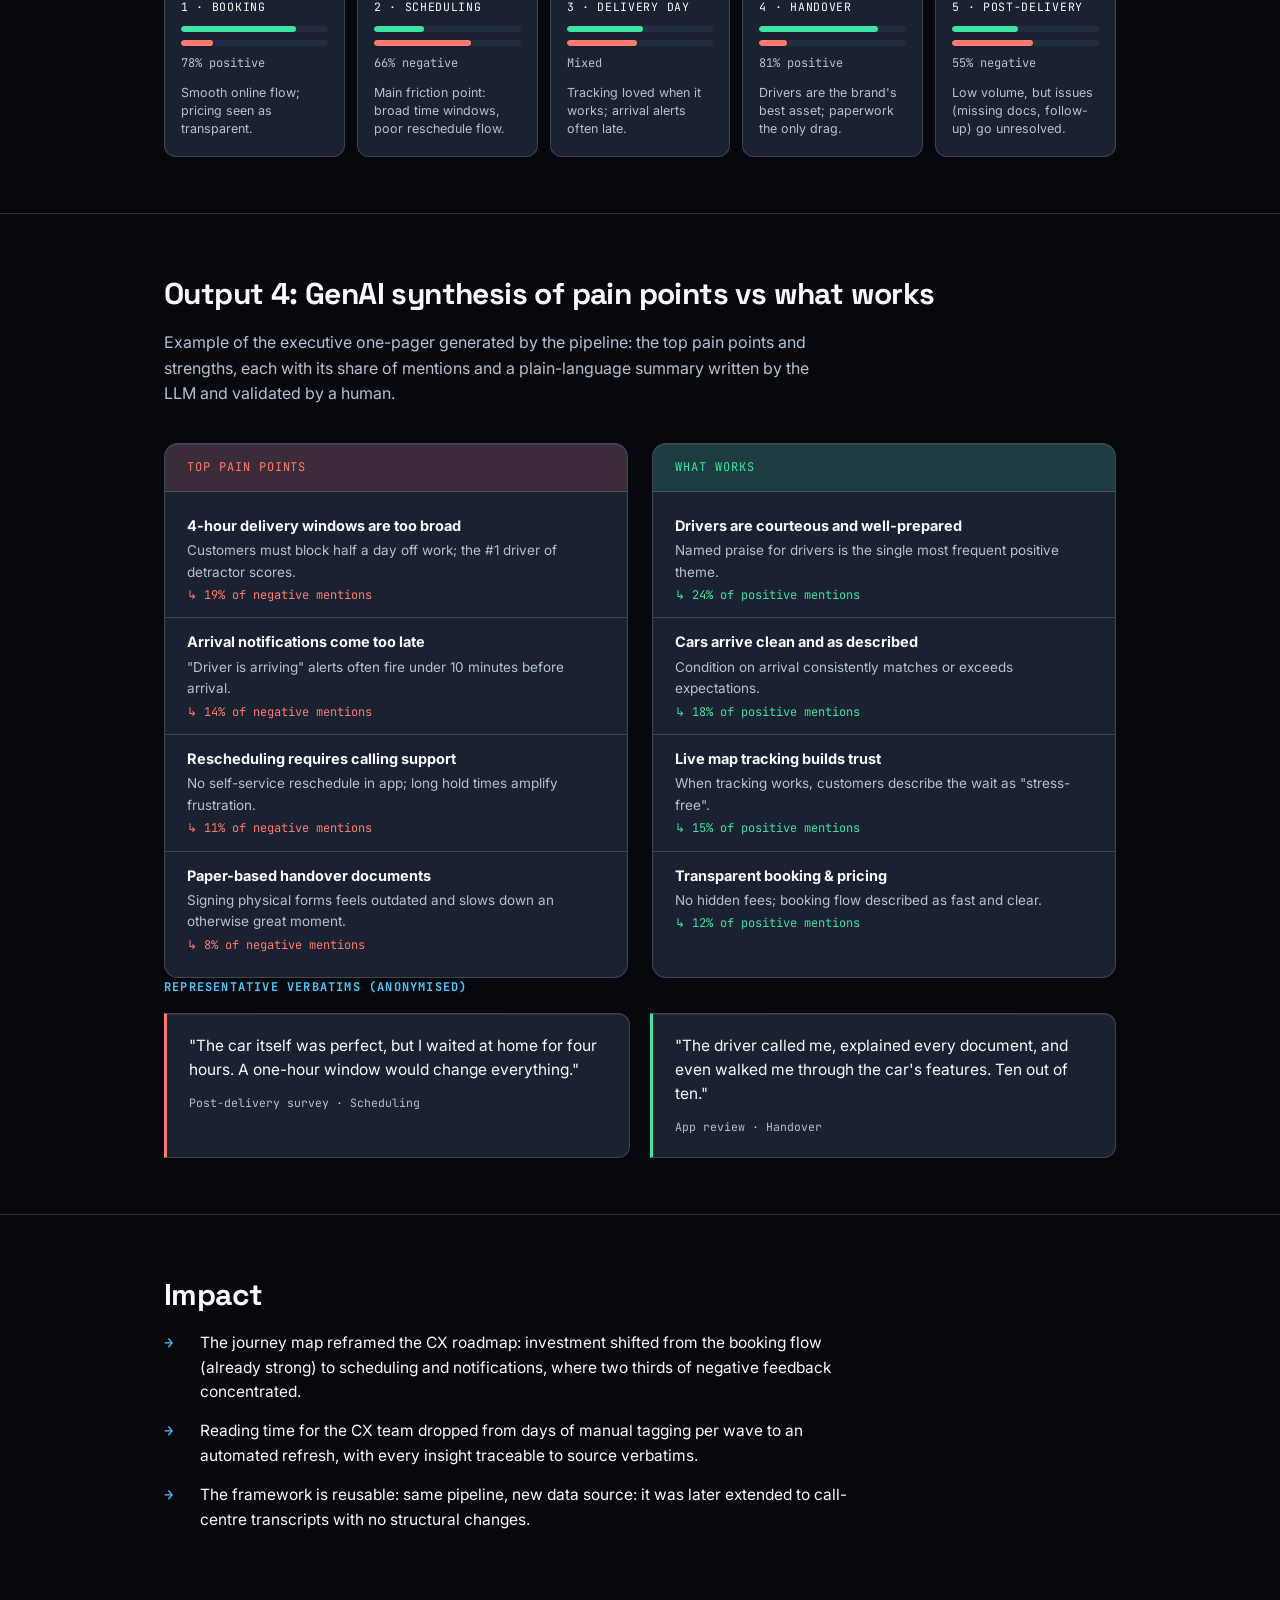
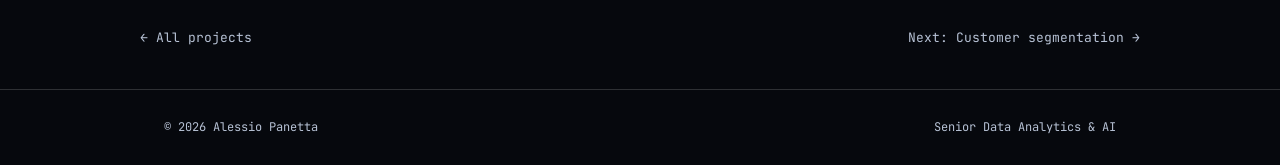
<file: projects/voice-of-customer.html>
<!DOCTYPE html>
<html lang="en">
<head>
<meta charset="UTF-8">
<meta name="viewport" content="width=device-width, initial-scale=1.0">
<title>Voice of Customer · Case Study</title>
<link rel="preconnect" href="https://fonts.googleapis.com">
<link rel="preconnect" href="https://fonts.gstatic.com" crossorigin>
<link href="https://fonts.googleapis.com/css2?family=Space+Grotesk:wght@500;600;700&family=Inter:wght@400;500;600&family=JetBrains+Mono:wght@400;500&display=swap" rel="stylesheet">
<link rel="stylesheet" href="../css/style.css">
</head>
<body>

<nav>
  <div class="nav-inner">
    <a class="nav-name" href="../index.html">Alessio Panetta</a>
    <ul class="nav-links">
      <li><a href="../index.html#projects">Projects</a></li>
      <li><a href="../index.html#skills">Skills</a></li>
      <li><a href="../index.html#contact">Contact</a></li>
    </ul>
  </div>
</nav>

<header class="proj-header">
  <div class="wrap">
    <p class="breadcrumb"><a href="../index.html">Home</a> / <a href="../index.html#projects">Projects</a> / Voice of Customer</p>
    <p class="eyebrow">Customer Experience · NLP &amp; GenAI</p>
    <h1>Voice of Customer: mining 50,000+ verbatims for a car delivery service</h1>
    <p class="proj-summary">
      Open-text feedback is where customers explain the <em>why</em> behind the scores,
      but nobody can read thousands of comments. I built an NLP + GenAI pipeline that
      turns raw verbatims into a journey-level synthesis of pain points and strengths,
      used to prioritise the CX roadmap.
    </p>
    <div class="proj-meta">
      <div class="meta-item">
        <div class="fact-k">Data</div>
        <div class="fact-v">50K+ verbatims · surveys, app reviews, support notes</div>
      </div>
      <div class="meta-item">
        <div class="fact-k">Methods</div>
        <div class="fact-v">Embeddings, topic modelling (BERTopic + Louvain), sentiment, LLM synthesis</div>
      </div>
      <div class="meta-item">
        <div class="fact-k">Stack</div>
        <div class="fact-v">Python · BERTopic · LLM API · Power BI</div>
      </div>
    </div>
  </div>
</header>

<section class="proj-section">
  <div class="wrap">
    <h2>Approach</h2>
    <p class="lede">A five-step pipeline, with the LLM used at the end, for synthesis and
    labelling, on top of a solid, reproducible NLP foundation. Every AI-generated
    insight is traceable back to the underlying verbatims.</p>
    <div class="pipeline">
      <div class="pipe-step">
        <strong>Collect &amp; clean</strong>
        <span>Merge sources, deduplicate, remove PII, language detection and translation.</span>
      </div>
      <div class="pipe-step">
        <strong>Embed</strong>
        <span>Sentence embeddings to represent each verbatim in semantic space.</span>
      </div>
      <div class="pipe-step">
        <strong>Topic modelling</strong>
        <span>BERTopic clustering + Louvain community detection on the verbatim similarity graph → 24 granular topics, merged into 9 business themes.</span>
      </div>
      <div class="pipe-step">
        <strong>Sentiment &amp; journey tagging</strong>
        <span>Each verbatim scored for sentiment and mapped to a journey stage.</span>
      </div>
      <div class="pipe-step">
        <strong>GenAI synthesis</strong>
        <span>LLM summarises each topic × stage cell into plain-language insights, with representative quotes.</span>
      </div>
    </div>
  </div>
</section>

<section class="proj-section">
  <div class="wrap">
    <h2>Output 1: What customers talk about</h2>
    <p class="lede">Share of verbatims by theme. Delivery scheduling and communication
    dominate the conversation, and carry the most negative sentiment.</p>
    <div class="bars" role="img" aria-label="Topic distribution across verbatims">
      <div class="bar-row neg"><span>Scheduling &amp; time windows</span><div class="track"><div class="fill" style="width:88%"></div></div><span class="val">22%</span></div>
      <div class="bar-row neg"><span>Driver arrival notifications</span><div class="track"><div class="fill" style="width:64%"></div></div><span class="val">16%</span></div>
      <div class="bar-row"><span>Driver courtesy &amp; handover</span><div class="track"><div class="fill" style="width:56%"></div></div><span class="val">14%</span></div>
      <div class="bar-row"><span>Vehicle condition on arrival</span><div class="track"><div class="fill" style="width:48%"></div></div><span class="val">12%</span></div>
      <div class="bar-row neg"><span>Paperwork &amp; digital signature</span><div class="track"><div class="fill" style="width:40%"></div></div><span class="val">10%</span></div>
      <div class="bar-row"><span>Real-time tracking</span><div class="track"><div class="fill" style="width:36%"></div></div><span class="val">9%</span></div>
      <div class="bar-row neg"><span>Rescheduling &amp; cancellations</span><div class="track"><div class="fill" style="width:32%"></div></div><span class="val">8%</span></div>
      <div class="bar-row"><span>Booking experience</span><div class="track"><div class="fill" style="width:24%"></div></div><span class="val">6%</span></div>
      <div class="bar-row neg"><span>Post-delivery support</span><div class="track"><div class="fill" style="width:12%"></div></div><span class="val">3%</span></div>
    </div>
  </div>
</section>

<section class="proj-section">
  <div class="wrap">
    <h2>Output 2: Who talks about what</h2>
    <p class="lede">A bipartite graph linking customer segments to the topics they discuss.
    Edge thickness = volume of verbatims, colour = dominant sentiment. First-time buyers
    drive the scheduling complaints, while business clients are the ones stuck on paperwork.
    Hover an edge for details.</p>
    <div class="graph-wrap">
      <svg class="vograph" viewBox="0 0 760 430" role="img" aria-label="Network graph linking customer segments to discussion topics">
        <text class="g-col" x="170" y="28" text-anchor="end">Segments</text>
        <text class="g-col" x="590" y="28">Topics</text>

        <!-- edges -->
        <path class="g-edge neg" stroke-width="6"   d="M192,80  C 380,80  380,55  568,55"><title>First-time buyers → Scheduling &amp; time windows · 6.8K verbatims · mostly negative</title></path>
        <path class="g-edge pos" stroke-width="4"   d="M192,80  C 380,80  380,185 568,185"><title>First-time buyers → Driver courtesy &amp; handover · 4.1K verbatims · mostly positive</title></path>
        <path class="g-edge pos" stroke-width="3"   d="M192,80  C 380,80  380,380 568,380"><title>First-time buyers → Real-time tracking · 2.9K verbatims · mostly positive</title></path>
        <path class="g-edge neg" stroke-width="4.5" d="M192,175 C 380,175 380,120 568,120"><title>Returning customers → Arrival notifications · 4.6K verbatims · mostly negative</title></path>
        <path class="g-edge neg" stroke-width="3"   d="M192,175 C 380,175 380,55  568,55"><title>Returning customers → Scheduling &amp; time windows · 2.8K verbatims · mostly negative</title></path>
        <path class="g-edge pos" stroke-width="3"   d="M192,175 C 380,175 380,250 568,250"><title>Returning customers → Vehicle condition · 3.1K verbatims · mostly positive</title></path>
        <path class="g-edge neg" stroke-width="4"   d="M192,270 C 380,270 380,315 568,315"><title>Business &amp; fleet → Paperwork &amp; signature · 3.4K verbatims · mostly negative</title></path>
        <path class="g-edge neg" stroke-width="2.5" d="M192,270 C 380,270 380,55  568,55"><title>Business &amp; fleet → Scheduling &amp; time windows · 1.9K verbatims · mostly negative</title></path>
        <path class="g-edge neg" stroke-width="2"   d="M192,270 C 380,270 380,120 568,120"><title>Business &amp; fleet → Arrival notifications · 1.6K verbatims · mostly negative</title></path>
        <path class="g-edge pos" stroke-width="2.5" d="M192,355 C 380,355 380,185 568,185"><title>Gift &amp; family orders → Driver courtesy &amp; handover · 1.8K verbatims · mostly positive</title></path>
        <path class="g-edge pos" stroke-width="2"   d="M192,355 C 380,355 380,250 568,250"><title>Gift &amp; family orders → Vehicle condition · 1.4K verbatims · mostly positive</title></path>

        <!-- segment nodes -->
        <circle class="g-user" cx="185" cy="80" r="7"/>
        <text x="170" y="78" text-anchor="end">First-time buyers</text>
        <text class="g-sub" x="170" y="92" text-anchor="end">42% of verbatims</text>
        <circle class="g-user" cx="185" cy="175" r="7"/>
        <text x="170" y="173" text-anchor="end">Returning customers</text>
        <text class="g-sub" x="170" y="187" text-anchor="end">31% of verbatims</text>
        <circle class="g-user" cx="185" cy="270" r="7"/>
        <text x="170" y="268" text-anchor="end">Business &amp; fleet</text>
        <text class="g-sub" x="170" y="282" text-anchor="end">18% of verbatims</text>
        <circle class="g-user" cx="185" cy="355" r="7"/>
        <text x="170" y="353" text-anchor="end">Gift &amp; family orders</text>
        <text class="g-sub" x="170" y="367" text-anchor="end">9% of verbatims</text>

        <!-- topic nodes -->
        <circle class="g-topic" cx="575" cy="55" r="6"/>
        <text x="590" y="59">Scheduling &amp; time windows</text>
        <circle class="g-topic" cx="575" cy="120" r="6"/>
        <text x="590" y="124">Arrival notifications</text>
        <circle class="g-topic" cx="575" cy="185" r="6"/>
        <text x="590" y="189">Driver courtesy &amp; handover</text>
        <circle class="g-topic" cx="575" cy="250" r="6"/>
        <text x="590" y="254">Vehicle condition</text>
        <circle class="g-topic" cx="575" cy="315" r="6"/>
        <text x="590" y="319">Paperwork &amp; signature</text>
        <circle class="g-topic" cx="575" cy="380" r="6"/>
        <text x="590" y="384">Real-time tracking</text>
      </svg>
      <div class="graph-legend">
        <span class="pos"><i></i>mostly positive mentions</span>
        <span class="neg"><i></i>mostly negative mentions</span>
        <span>thickness = volume of verbatims</span>
      </div>
    </div>
  </div>
</section>

<section class="proj-section">
  <div class="wrap">
    <h2>Output 3: Sentiment along the customer journey</h2>
    <p class="lede">Each verbatim is mapped to one of five journey stages. Green = share of
    positive mentions, red = negative. The journey starts strong, dips hard at
    scheduling, and recovers at the moment of delivery.</p>
    <div class="journey">
      <div class="j-stage">
        <div class="j-name">1 · Booking</div>
        <div class="j-bar j-pos"><i style="width:78%"></i></div>
        <div class="j-bar j-neg"><i style="width:22%"></i></div>
        <div class="j-score">78% positive</div>
        <p class="j-note">Smooth online flow; pricing seen as transparent.</p>
      </div>
      <div class="j-stage">
        <div class="j-name">2 · Scheduling</div>
        <div class="j-bar j-pos"><i style="width:34%"></i></div>
        <div class="j-bar j-neg"><i style="width:66%"></i></div>
        <div class="j-score">66% negative</div>
        <p class="j-note">Main friction point: broad time windows, poor reschedule flow.</p>
      </div>
      <div class="j-stage">
        <div class="j-name">3 · Delivery day</div>
        <div class="j-bar j-pos"><i style="width:52%"></i></div>
        <div class="j-bar j-neg"><i style="width:48%"></i></div>
        <div class="j-score">Mixed</div>
        <p class="j-note">Tracking loved when it works; arrival alerts often late.</p>
      </div>
      <div class="j-stage">
        <div class="j-name">4 · Handover</div>
        <div class="j-bar j-pos"><i style="width:81%"></i></div>
        <div class="j-bar j-neg"><i style="width:19%"></i></div>
        <div class="j-score">81% positive</div>
        <p class="j-note">Drivers are the brand's best asset; paperwork the only drag.</p>
      </div>
      <div class="j-stage">
        <div class="j-name">5 · Post-delivery</div>
        <div class="j-bar j-pos"><i style="width:45%"></i></div>
        <div class="j-bar j-neg"><i style="width:55%"></i></div>
        <div class="j-score">55% negative</div>
        <p class="j-note">Low volume, but issues (missing docs, follow-up) go unresolved.</p>
      </div>
    </div>
  </div>
</section>

<section class="proj-section">
  <div class="wrap">
    <h2>Output 4: GenAI synthesis of pain points vs what works</h2>
    <p class="lede">Example of the executive one-pager generated by the pipeline: the top
    pain points and strengths, each with its share of mentions and a plain-language
    summary written by the LLM and validated by a human.</p>
    <div class="insight-grid">
      <div class="insight pain">
        <div class="insight-head">Top pain points</div>
        <ul>
          <li>
            <strong>4-hour delivery windows are too broad</strong>
            <span>Customers must block half a day off work; the #1 driver of detractor scores.</span>
            <span class="share">↳ 19% of negative mentions</span>
          </li>
          <li>
            <strong>Arrival notifications come too late</strong>
            <span>"Driver is arriving" alerts often fire under 10 minutes before arrival.</span>
            <span class="share">↳ 14% of negative mentions</span>
          </li>
          <li>
            <strong>Rescheduling requires calling support</strong>
            <span>No self-service reschedule in app; long hold times amplify frustration.</span>
            <span class="share">↳ 11% of negative mentions</span>
          </li>
          <li>
            <strong>Paper-based handover documents</strong>
            <span>Signing physical forms feels outdated and slows down an otherwise great moment.</span>
            <span class="share">↳ 8% of negative mentions</span>
          </li>
        </ul>
      </div>
      <div class="insight gain">
        <div class="insight-head">What works</div>
        <ul>
          <li>
            <strong>Drivers are courteous and well-prepared</strong>
            <span>Named praise for drivers is the single most frequent positive theme.</span>
            <span class="share">↳ 24% of positive mentions</span>
          </li>
          <li>
            <strong>Cars arrive clean and as described</strong>
            <span>Condition on arrival consistently matches or exceeds expectations.</span>
            <span class="share">↳ 18% of positive mentions</span>
          </li>
          <li>
            <strong>Live map tracking builds trust</strong>
            <span>When tracking works, customers describe the wait as "stress-free".</span>
            <span class="share">↳ 15% of positive mentions</span>
          </li>
          <li>
            <strong>Transparent booking &amp; pricing</strong>
            <span>No hidden fees; booking flow described as fast and clear.</span>
            <span class="share">↳ 12% of positive mentions</span>
          </li>
        </ul>
      </div>
    </div>

    <h3 class="sub">Representative verbatims (anonymised)</h3>
    <div class="quotes">
      <div class="quote neg">
        <p>"The car itself was perfect, but I waited at home for four hours. A one-hour window would change everything."</p>
        <footer>Post-delivery survey · Scheduling</footer>
      </div>
      <div class="quote">
        <p>"The driver called me, explained every document, and even walked me through the car's features. Ten out of ten."</p>
        <footer>App review · Handover</footer>
      </div>
    </div>
  </div>
</section>

<section class="proj-section">
  <div class="wrap">
    <h2>Impact</h2>
    <div class="takeaways">
      <div class="takeaway">The journey map reframed the CX roadmap: investment shifted from the booking flow (already strong) to scheduling and notifications, where two thirds of negative feedback concentrated.</div>
      <div class="takeaway">Reading time for the CX team dropped from days of manual tagging per wave to an automated refresh, with every insight traceable to source verbatims.</div>
      <div class="takeaway">The framework is reusable: same pipeline, new data source: it was later extended to call-centre transcripts with no structural changes.</div>
    </div>
  </div>
</section>

<div class="wrap proj-nav">
  <a href="../index.html#projects">← All projects</a>
  <a href="customer-segmentation.html">Next: Customer segmentation →</a>
</div>

<footer>
  <div class="wrap">
    <span>© 2026 Alessio Panetta</span>
    <span>Senior Data Analytics &amp; AI</span>
  </div>
</footer>

</body>
</html>
</file>
<file: css/style.css>
/* ============================================================
   Portfolio - shared styles
   Theme: modern dark / tech
   Palette: near-black surface, violet→cyan accent gradient
   ============================================================ */
:root{
  --bg:#06080D;
  --surface:#1A2130;
  --surface-2:#242C3F;
  --ink:#F8FAFD;
  --slate:#B6C1D4;
  --line:rgba(255,255,255,.16);
  --accent:#8B7CFF;
  --accent-2:#4CC7FF;
  --accent-soft:rgba(139,124,255,.16);
  --green:#3BE3A4;
  --green-soft:rgba(59,227,164,.14);
  --amber:#FFC940;
  --amber-soft:rgba(255,201,64,.14);
  --red:#FF7B70;
  --red-soft:rgba(255,123,112,.14);
  --grad:linear-gradient(135deg,var(--accent),var(--accent-2));
  --display:'Space Grotesk', -apple-system, sans-serif;
  --body:'Inter', -apple-system, sans-serif;
  --mono:'JetBrains Mono', monospace;
}
*{margin:0;padding:0;box-sizing:border-box}
html{scroll-behavior:smooth}
@media (prefers-reduced-motion: reduce){
  html{scroll-behavior:auto}
  *,*::before,*::after{animation:none!important;transition:none!important}
}
body{
  background:var(--bg);
  background-image:radial-gradient(ellipse 80% 50% at 50% -10%,rgba(139,124,255,.18),transparent 70%);
  background-repeat:no-repeat;
  color:var(--ink);
  font-family:var(--body);
  font-size:16px;
  line-height:1.6;
  -webkit-font-smoothing:antialiased;
}
::selection{background:var(--accent);color:#fff}
a{color:inherit}
a:focus-visible,button:focus-visible{outline:2px solid var(--accent-2);outline-offset:3px;border-radius:4px}
.wrap{max-width:1000px;margin:0 auto;padding:0 24px}

/* ---------- NAV ---------- */
nav{
  position:sticky;top:0;z-index:10;
  background:rgba(6,8,13,.8);
  backdrop-filter:blur(12px);
  border-bottom:1px solid var(--line);
}
.nav-inner{
  display:flex;justify-content:space-between;align-items:center;
  padding:16px 24px;max-width:1000px;margin:0 auto;
}
.nav-name{
  font-family:var(--display);font-weight:600;font-size:15px;
  letter-spacing:-.01em;text-decoration:none;
}
.nav-links{display:flex;gap:26px;list-style:none}
.nav-links a{text-decoration:none;font-size:14px;font-weight:500;color:var(--slate);transition:color .15s}
.nav-links a:hover{color:var(--ink)}

/* ---------- HERO (home) ---------- */
header.hero{padding:110px 0 84px}
.eyebrow{
  display:inline-block;
  font-family:var(--mono);font-size:12px;letter-spacing:.1em;
  text-transform:uppercase;color:var(--accent-2);margin-bottom:22px;
  padding:6px 14px;border:1px solid var(--line);border-radius:999px;
  background:var(--surface);
}
h1{
  font-family:var(--display);font-weight:700;
  font-size:clamp(40px,6.5vw,66px);line-height:1.05;letter-spacing:-.03em;
  max-width:18ch;
}
h1 em{
  font-style:normal;
  background:var(--grad);
  -webkit-background-clip:text;background-clip:text;
  -webkit-text-fill-color:transparent;color:transparent;
}
.hero-sub{margin-top:26px;max-width:56ch;color:var(--slate);font-size:17px}
.hero-spark{margin-top:44px;width:100%;max-width:420px;display:block}
.hero-spark path{
  stroke:var(--accent-2);stroke-width:2;fill:none;stroke-linecap:round;
  stroke-dasharray:600;stroke-dashoffset:600;
  animation:draw 1.6s .3s ease forwards;
}
.hero-spark circle{fill:var(--accent-2);opacity:0;animation:pop .3s 1.7s ease forwards}
@keyframes draw{to{stroke-dashoffset:0}}
@keyframes pop{to{opacity:1}}

/* ---------- SECTIONS ---------- */
section{padding:72px 0;border-top:1px solid var(--line)}
.sec-head{display:flex;align-items:baseline;gap:16px;margin-bottom:40px}
h2{font-family:var(--display);font-weight:700;font-size:30px;letter-spacing:-.02em}
.sec-note{font-family:var(--mono);font-size:12px;color:var(--slate)}

/* ---------- PROJECT CARDS (home) ---------- */
.projects{display:grid;gap:22px}
.card{
  border:1px solid var(--line);border-radius:16px;
  padding:32px;background:var(--surface);text-decoration:none;display:block;
  box-shadow:inset 0 1px 0 rgba(255,255,255,.08);
  transition:border-color .2s, box-shadow .2s, transform .2s;
}
.card:hover{
  border-color:var(--accent);
  box-shadow:inset 0 1px 0 rgba(255,255,255,.08), 0 12px 40px rgba(124,108,255,.15);
  transform:translateY(-3px);
}
/* white top highlight shared by all boxes */
.skill-group,.fact,.pipe-step,.insight,.j-stage,.quote,.cluster,.kpi-area,.tbl-wrap,.graph-wrap{
  box-shadow:inset 0 1px 0 rgba(255,255,255,.08);
}
.card-tag{
  font-family:var(--mono);font-size:11px;letter-spacing:.1em;
  text-transform:uppercase;color:var(--accent-2);margin-bottom:12px;
}
.card h3{font-family:var(--display);font-weight:600;font-size:23px;letter-spacing:-.01em;margin-bottom:12px}
.card p{color:var(--slate);font-size:15px;max-width:64ch}
.card-tools{margin-top:18px;display:flex;flex-wrap:wrap;gap:8px}
.card-tools span{
  font-family:var(--mono);font-size:11.5px;color:var(--ink);
  background:var(--surface-2);border:1px solid var(--line);
  border-radius:999px;padding:4px 12px;
}
.card-cta{
  margin-top:20px;font-family:var(--mono);font-size:13px;color:var(--accent-2);font-weight:500;
}

/* ---------- SKILLS ---------- */
.skills{display:grid;grid-template-columns:repeat(auto-fit,minmax(200px,1fr));gap:22px}
.skill-group{
  background:var(--surface);border:1px solid var(--line);
  border-radius:14px;padding:22px;
}
.skill-group h4{
  font-family:var(--mono);font-size:12px;letter-spacing:.1em;
  text-transform:uppercase;color:var(--accent-2);margin-bottom:14px;
  padding-bottom:10px;border-bottom:1px solid var(--line);
}
.skill-group ul{list-style:none;display:grid;gap:8px;font-size:14.5px}

/* ---------- ABOUT ---------- */
.about-grid{display:grid;grid-template-columns:1.4fr 1fr;gap:56px;align-items:start}
.about-text{font-size:16.5px;color:var(--slate)}
.about-text p+p{margin-top:16px}
.facts{display:grid;gap:14px}
.fact{
  background:var(--surface);border:1px solid var(--line);
  border-left:3px solid var(--accent);border-radius:10px;padding:14px 18px;
}
.fact-k{font-family:var(--mono);font-size:11px;letter-spacing:.08em;text-transform:uppercase;color:var(--slate)}
.fact-v{font-size:15px;margin-top:2px}

/* ---------- CONTACT ---------- */
.contact-inner{max-width:560px}
.contact-inner p{color:var(--slate);margin:16px 0 32px;font-size:16.5px}
.contact-links{display:flex;flex-wrap:wrap;gap:14px}
.btn{
  font-family:var(--display);font-weight:600;font-size:14.5px;text-decoration:none;
  padding:13px 26px;border-radius:12px;transition:all .15s;
  border:1px solid var(--line);
}
.btn-primary{background:var(--grad);color:#fff;border:none}
.btn-primary:hover{filter:brightness(1.12);box-shadow:0 6px 24px rgba(124,108,255,.35)}
.btn-ghost{color:var(--ink);background:var(--surface)}
.btn-ghost:hover{border-color:var(--accent);color:var(--accent-2)}

footer{border-top:1px solid var(--line);padding:28px 0;font-family:var(--mono);font-size:12px;color:var(--slate)}
footer .wrap{display:flex;justify-content:space-between;flex-wrap:wrap;gap:8px}

/* ============================================================
   PROJECT DETAIL PAGES
   ============================================================ */
.proj-header{padding:74px 0 50px;border-bottom:1px solid var(--line)}
.breadcrumb{font-family:var(--mono);font-size:12.5px;color:var(--slate);margin-bottom:26px}
.breadcrumb a{color:var(--slate);text-decoration:none}
.breadcrumb a:hover{color:var(--accent-2)}
.proj-header h1{font-size:clamp(32px,5vw,50px);max-width:24ch}
.proj-summary{margin-top:20px;max-width:62ch;color:var(--slate);font-size:17px}
.proj-meta{display:flex;flex-wrap:wrap;gap:32px;margin-top:32px}
.meta-item .fact-k{margin-bottom:2px}
.meta-item .fact-v{font-size:14.5px}
.proj-meta .meta-item{background:none;border:none;padding:0}

.proj-section{padding:56px 0;border-top:1px solid var(--line)}
.proj-section:first-of-type{border-top:none}
.proj-section h2{margin-bottom:12px}
.proj-section > .wrap > p.lede{color:var(--slate);max-width:68ch;margin-bottom:36px;font-size:16px}
h3.sub{
  font-family:var(--mono);font-size:12px;letter-spacing:.1em;text-transform:uppercase;
  color:var(--accent-2);margin:36px 0 16px;
}
h3.sub:first-of-type{margin-top:0}

/* Pipeline steps */
.pipeline{display:grid;grid-template-columns:repeat(auto-fit,minmax(180px,1fr));gap:16px;counter-reset:step}
.pipe-step{
  border:1px solid var(--line);border-radius:14px;background:var(--surface);padding:20px;
  counter-increment:step;transition:border-color .2s;
}
.pipe-step:hover{border-color:var(--accent)}
.pipe-step::before{
  content:counter(step,decimal-leading-zero);
  font-family:var(--mono);font-size:11px;color:var(--accent-2);display:block;margin-bottom:10px;
}
.pipe-step strong{display:block;font-size:14.5px;margin-bottom:6px}
.pipe-step span{font-size:13px;color:var(--slate);line-height:1.5}

/* Insight cards (pain / gain) */
.insight-grid{display:grid;grid-template-columns:1fr 1fr;gap:24px}
.insight{border:1px solid var(--line);border-radius:14px;background:var(--surface);overflow:hidden}
.insight-head{
  padding:14px 22px;font-family:var(--mono);font-size:12px;letter-spacing:.08em;
  text-transform:uppercase;border-bottom:1px solid var(--line);
}
.insight.pain .insight-head{background:var(--red-soft);color:var(--red)}
.insight.gain .insight-head{background:var(--green-soft);color:var(--green)}
.insight ul{list-style:none;padding:10px 0}
.insight li{padding:12px 22px;font-size:14.5px;display:grid;gap:3px}
.insight li+li{border-top:1px solid var(--line)}
.insight li strong{font-size:14.5px}
.insight li span{color:var(--slate);font-size:13.5px}
.insight li .share{font-family:var(--mono);font-size:12px}
.insight.pain .share{color:var(--red)}
.insight.gain .share{color:var(--green)}

/* Journey map */
.journey{display:grid;grid-template-columns:repeat(5,1fr);gap:12px}
.j-stage{border:1px solid var(--line);border-radius:12px;background:var(--surface);padding:18px 16px}
.j-name{font-family:var(--mono);font-size:11.5px;letter-spacing:.06em;text-transform:uppercase;margin-bottom:10px}
.j-bar{height:6px;border-radius:3px;background:var(--surface-2);overflow:hidden;margin-bottom:8px}
.j-bar i{display:block;height:100%;border-radius:3px}
.j-pos i{background:var(--green)}
.j-neg i{background:var(--red)}
.j-score{font-family:var(--mono);font-size:12px;color:var(--slate);margin-bottom:10px}
.j-note{font-size:12.5px;color:var(--slate);line-height:1.45}

/* Quotes */
.quotes{display:grid;grid-template-columns:1fr 1fr;gap:20px}
.quote{
  border:1px solid var(--line);border-left:3px solid var(--green);
  border-radius:0 12px 12px 0;background:var(--surface);padding:20px 22px;
}
.quote.neg{border-left-color:var(--red)}
.quote p{font-size:15.5px;line-height:1.55;color:var(--ink)}
.quote footer{border:none;padding:12px 0 0;font-family:var(--mono);font-size:11.5px;color:var(--slate)}

/* Segment ↔ topic graph (VoC) */
.graph-wrap{border:1px solid var(--line);border-radius:14px;background:var(--surface);padding:24px 20px 16px;overflow-x:auto}
.vograph{display:block;min-width:660px;width:100%;height:auto}
.vograph text{font-family:var(--mono);font-size:12.5px;fill:var(--ink)}
.vograph .g-sub{fill:var(--slate);font-size:10.5px}
.vograph .g-col{fill:var(--slate);font-size:10.5px;letter-spacing:.12em;text-transform:uppercase}
.vograph .g-user{fill:var(--accent)}
.vograph .g-topic{fill:var(--accent-2)}
.g-edge{fill:none;stroke-linecap:round;opacity:.38;transition:opacity .15s}
.g-edge:hover{opacity:.95}
.g-edge.pos{stroke:var(--green)}
.g-edge.neg{stroke:var(--red)}
.graph-legend{display:flex;flex-wrap:wrap;gap:18px;margin-top:14px;font-family:var(--mono);font-size:11.5px;color:var(--slate)}
.graph-legend i{display:inline-block;width:18px;height:3px;border-radius:2px;vertical-align:middle;margin-right:7px}
.graph-legend .pos i{background:var(--green)}
.graph-legend .neg i{background:var(--red)}

/* Bars (topic distribution, rankings) */
.bars{display:grid;gap:14px}
.bar-row{display:grid;grid-template-columns:200px 1fr 56px;gap:16px;align-items:center;font-size:14px}
.bar-row .track{height:10px;background:var(--surface-2);border-radius:5px;overflow:hidden}
.bar-row .fill{height:100%;background:var(--grad);border-radius:5px}
.bar-row .val{font-family:var(--mono);font-size:12.5px;color:var(--slate);text-align:right}
.bar-row.neg .track{background:var(--surface-2)}
.bar-row.neg .fill{background:var(--red)}

/* Tables */
.tbl-wrap{overflow-x:auto;border:1px solid var(--line);border-radius:14px;background:var(--surface)}
table{width:100%;border-collapse:collapse;font-size:14px;min-width:640px}
th{
  font-family:var(--mono);font-size:11px;letter-spacing:.08em;text-transform:uppercase;
  color:var(--slate);text-align:left;padding:14px 18px;border-bottom:1px solid var(--line);
  background:var(--surface-2);white-space:nowrap;
}
td{padding:14px 18px;border-bottom:1px solid var(--line);vertical-align:top}
tr:last-child td{border-bottom:none}
td strong{font-weight:600}
.num{font-family:var(--mono);font-size:13px;white-space:nowrap}
.pill{
  display:inline-block;font-family:var(--mono);font-size:11.5px;
  padding:3px 10px;border-radius:999px;white-space:nowrap;
}
.pill-green{background:var(--green-soft);color:var(--green)}
.pill-amber{background:var(--amber-soft);color:var(--amber)}
.pill-red{background:var(--red-soft);color:var(--red)}

/* Cluster cards */
.clusters{display:grid;grid-template-columns:1fr 1fr;gap:22px}
.cluster{border:1px solid var(--line);border-radius:14px;background:var(--surface);padding:26px;transition:border-color .2s}
.cluster:hover{border-color:var(--accent)}
.cluster-top{display:flex;justify-content:space-between;align-items:baseline;margin-bottom:6px}
.cluster h3{font-family:var(--display);font-weight:600;font-size:20px}
.cluster .share{font-family:var(--mono);font-size:12.5px;color:var(--accent-2)}
.cluster .traits{color:var(--slate);font-size:13.5px;margin-bottom:14px}
.cluster .stats{display:flex;gap:22px;padding:12px 0;border-top:1px solid var(--line);border-bottom:1px solid var(--line);margin-bottom:14px}
.cluster .stat b{font-family:var(--mono);font-size:14px;font-weight:500;display:block}
.cluster .stat span{font-family:var(--mono);font-size:10.5px;letter-spacing:.06em;text-transform:uppercase;color:var(--slate)}
.cluster .strategy{font-size:14px}
.cluster .strategy strong{font-family:var(--mono);font-size:11px;letter-spacing:.08em;text-transform:uppercase;color:var(--accent-2);display:block;margin-bottom:5px}

/* KPI framework */
.kpi-areas{display:grid;grid-template-columns:repeat(3,1fr);gap:22px;margin-bottom:40px}
.kpi-area{border:1px solid var(--line);border-radius:14px;background:var(--surface);padding:24px;transition:border-color .2s}
.kpi-area:hover{border-color:var(--accent)}
.kpi-area .w{font-family:var(--mono);font-size:12px;color:var(--accent-2);margin-bottom:8px}
.kpi-area h3{font-family:var(--display);font-weight:600;font-size:19px;margin-bottom:12px}
.kpi-area ul{list-style:none;display:grid;gap:7px;font-size:13.5px;color:var(--slate)}
.kpi-area li::before{content:"· ";color:var(--accent-2)}

/* Ranking */
.rank-grid{display:grid;grid-template-columns:1fr 1fr;gap:24px}
.rank-col h3{font-family:var(--mono);font-size:12px;letter-spacing:.1em;text-transform:uppercase;margin-bottom:16px}
.rank-col.top h3{color:var(--green)}
.rank-col.bottom h3{color:var(--red)}

/* Takeaways */
.takeaways{display:grid;gap:14px;max-width:70ch}
.takeaway{display:grid;grid-template-columns:22px 1fr;gap:14px;font-size:15.5px}
.takeaway::before{content:"→";color:var(--accent-2);font-family:var(--mono)}

/* Prev / next */
.proj-nav{display:flex;justify-content:space-between;gap:16px;padding:40px 0}
.proj-nav a{font-family:var(--mono);font-size:13px;text-decoration:none;color:var(--slate)}
.proj-nav a:hover{color:var(--accent-2)}

/* ---------- RESPONSIVE ---------- */
@media(max-width:820px){
  .journey{grid-template-columns:repeat(2,1fr)}
  .kpi-areas{grid-template-columns:1fr}
}
@media(max-width:720px){
  header.hero{padding:64px 0 56px}
  .insight-grid,.quotes,.clusters,.rank-grid{grid-template-columns:1fr}
  .about-grid{grid-template-columns:1fr}
  .bar-row{grid-template-columns:120px 1fr 50px;font-size:13px}
  .nav-links{gap:16px}
  .nav-links a{font-size:13px}
}
@media(max-width:480px){
  .journey{grid-template-columns:1fr}
}
</file>
